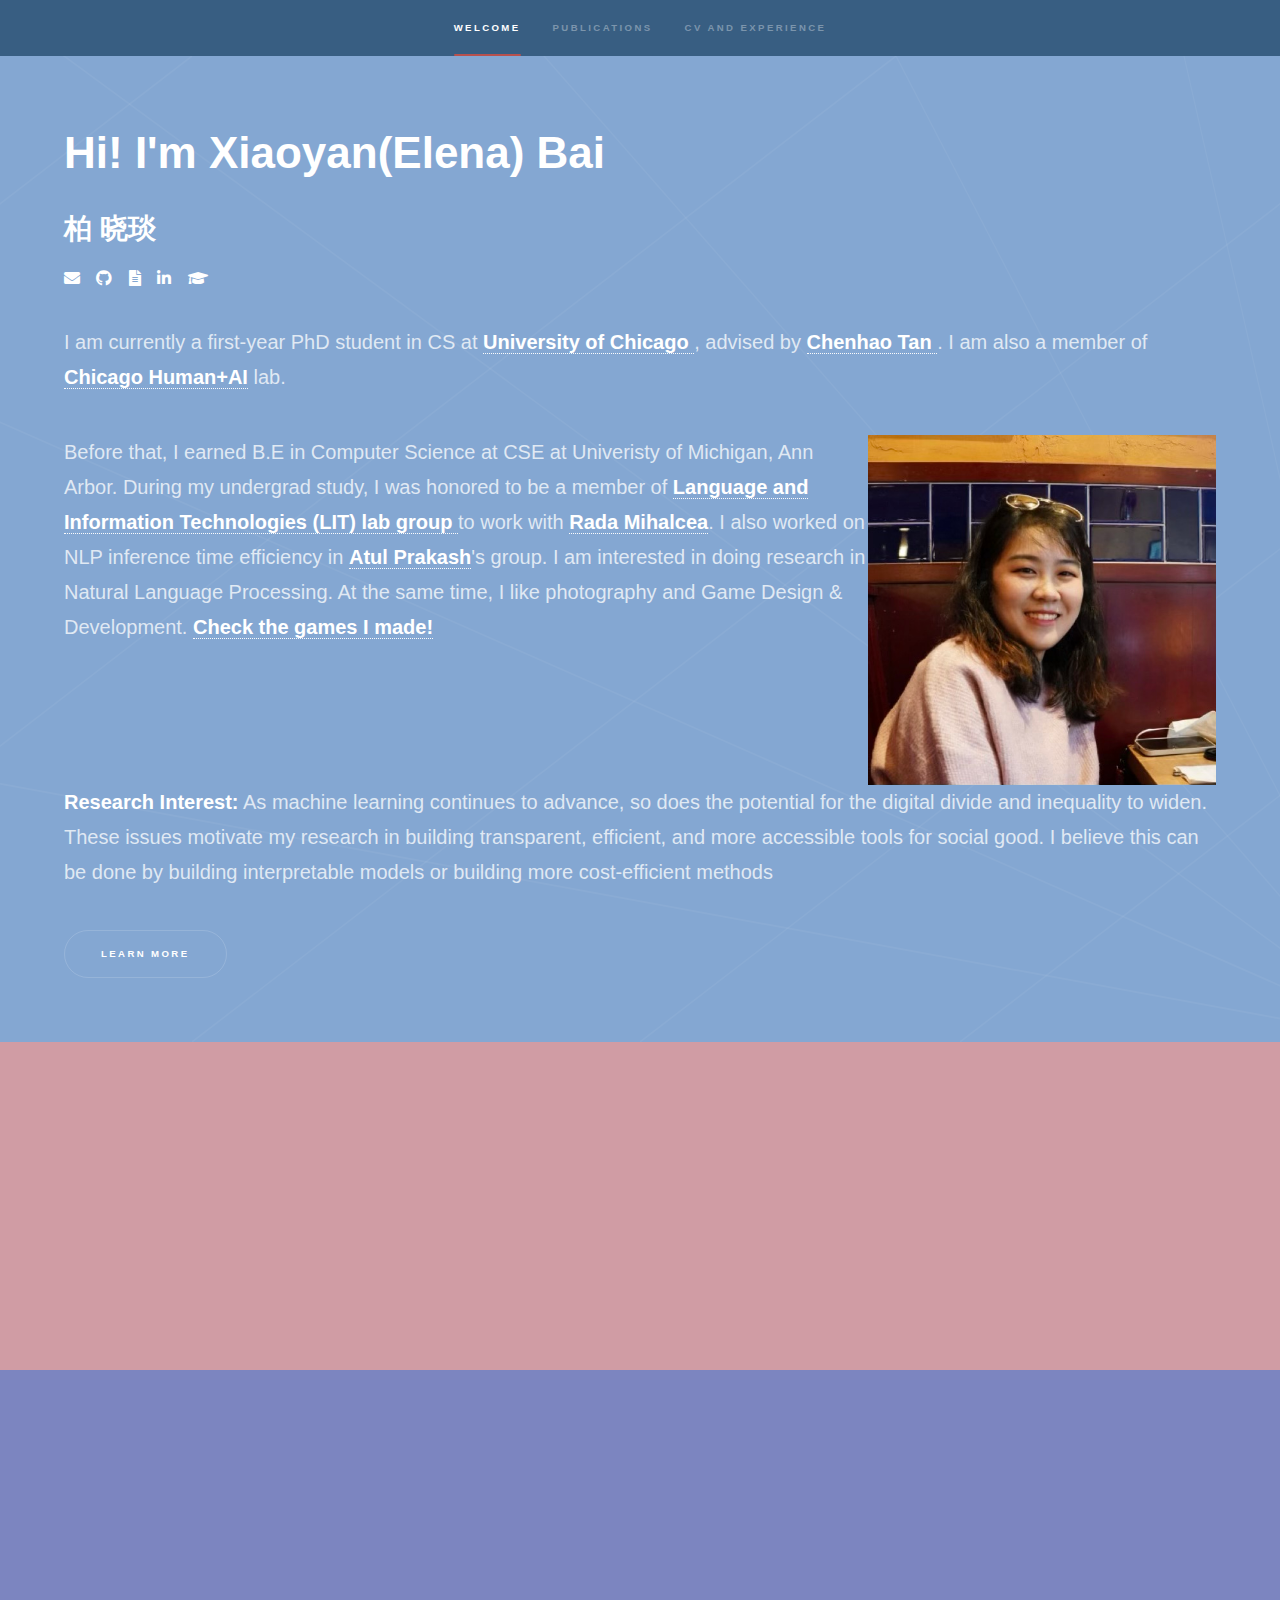
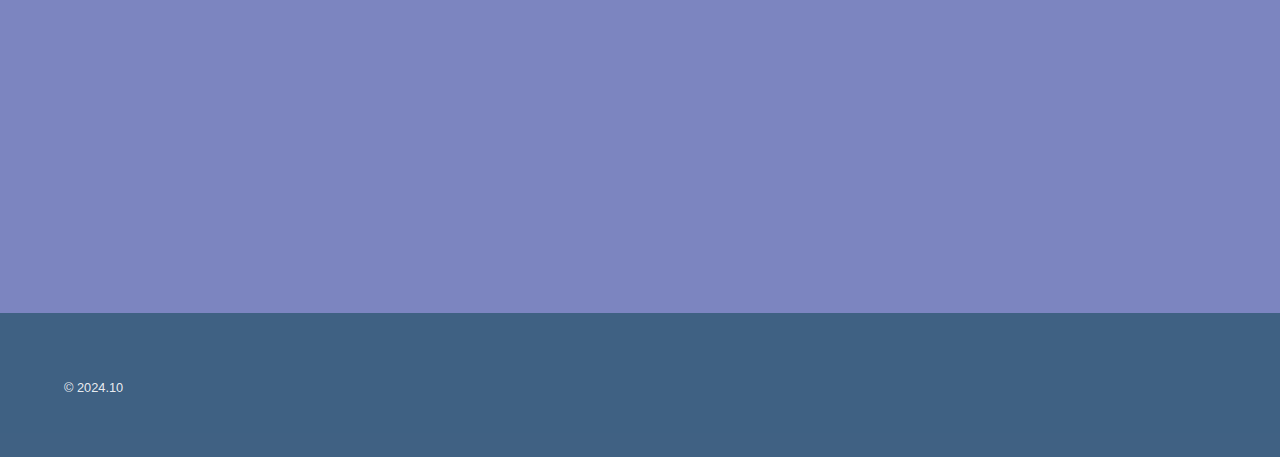
<file: index.html>
<!DOCTYPE HTML>
<!--
	Hyperspace by HTML5 UP
	html5up.net | @ajlkn
	Free for personal and commercial use under the CCA 3.0 license (html5up.net/license)
-->
<html>
	<head>
		<title>Hi! I'm Xiaoyan Bai </title>
		<meta charset="utf-8" />
		<meta name="viewport" content="width=device-width, initial-scale=1, user-scalable=no" />
		<link rel="stylesheet" href="assets/css/main.css" />
		<noscript><link rel="stylesheet" href="assets/css/noscript.css" /></noscript>


	</head>
	<body class="is-preload">

		<!-- Sidebar -->
			<section id="sidebar">
				<div class="inner">
					<nav>
						<ul>
							<li><a href="#intro">Welcome</a></li>
							<li><a href="#three">Publications</a></li>
							<li><a href="#two">CV and Experience</a></li>
							<!-- <li><a href="#one">Projects</a></li> -->
							<!--
							<li><a href="#intro">Get in touch</a></li>
							-->
						</ul>
					</nav>
				</div>
			</section>

		<!-- Wrapper -->
		
			<div id="wrapper">
				
					<section id="intro" class="wrapper style1 fullscreen fade-up">
						<div class="inner">
							<h1>Hi! I'm Xiaoyan(Elena) Bai </h1>
							<h2>柏 晓琰</h2>
										<ul class="icons">
											
											<li><a href="mailto:smallyan@uchicago.edu" ><i class="fa fa-envelope" aria-hidden="true"></i></a></li>
											<li><a href="https://github.com/Elena-Baixy" class="icon brands fa-github"><span class="label">GitHub</span></a></li>
											<li><a href="https://elena-baixy.github.io/resume.pdf" class="fas fa-file-alt" ><span class="label">CV</span></a></li>
											
											<!-- <li><a href="#" class="icon brands fa-instagram"><span class="label">Instagram</span></a></li> -->
											
											<li><a href="https://www.linkedin.com/in/elenabai/" class="icon brands fa-linkedin-in"><span class="label">LinkedIn</span></a></li>
											<li>
												<a href="https://scholar.google.com/citations?hl=en&user=ic3BUhMAAAAJ&view_op=list_works&gmla=AH70aAVPs4XIBi4829EERdVDcQawHCK54dZVZSCBEYLazQYUfRmtD-RZNrlHJuC3FuYApvIjPOos2O2uEpd4kaoc" class="fas fa-graduation-cap">
													<span class="label">Google Scholar</span>
												</a>
											</li>
										</ul>
							
							<!-- <div style="display:flex;justify:space-between;"> -->
							
							<p>
								
								I am currently a first-year PhD student in CS at
								<a href="https://cs.uchicago.edu/">
								University of Chicago
								</a>
								, advised by 
								<a href=" https://chenhaot.com/"> Chenhao Tan
								</a>.  I am also a member of  <a href="https://chicagohai.github.io/">Chicago Human+AI</a> lab.
								
								<div style="display:flex;justify:space-between;">
								
								<p>
								Before that, I earned B.E in Computer Science at CSE at Univeristy of Michigan, Ann Arbor. During my undergrad study, I was honored to be a member of <a href="https://lit.eecs.umich.edu/">Language and Information Technologies (LIT) lab group </a> to work with <a href="https://web.eecs.umich.edu/~mihalcea/">Rada Mihalcea</a>. I also worked on NLP inference time efficiency in <a href="https://web.eecs.umich.edu/~aprakash/">Atul Prakash</a>'s group. I am interested in doing research in Natural Language Processing. At the same time, I like photography and Game Design & Development. <a href="games.html"> Check the games I made! </a>
								
								</p>
							</p>
						
						<img src="./images/profile_photo.png" width = 350px height= 350px alt="profile" data-position="center center" />
				
							</div>
							<p>
							<b>Research Interest:</b> As machine learning continues to advance, so does the potential for the digital divide and inequality to widen. 
							These issues motivate my research in building transparent, efficient, and more accessible tools for social good. 
							I believe this can be done by building interpretable models or building more cost-efficient methods
							</p>
							<ul class="actions">
								<li><a href="#two" class="button scrolly">Learn more</a></li>
							</ul>
						</div>
					</section>


				<!-- Three -->
					<section id="three" class="wrapper style2 fade-up">
						<div class="inner">
							<h2><a href="https://scholar.google.com/citations?hl=en&user=ic3BUhMAAAAJ&view_op=list_works&gmla=AH70aAVPs4XIBi4829EERdVDcQawHCK54dZVZSCBEYLazQYUfRmtD-RZNrlHJuC3FuYApvIjPOos2O2uEpd4kaoc">Publications</a></h2>
							<p>
							<span><a href="https://arxiv.org/abs/2401.01967">A Mechanistic Understanding of Alignment Algorithms: A Case Study on DPO and Toxicity</a> (ICML, 2024) <b>Oral </b> <br />
							Andrew Lee, <b>Xiaoyan Bai</b>, Itamar Pres, Martin Wattenberg, Jonathan K. Kummerfeld, Rada Mihalcea <br />
							</span>
							</p>
							<p>
							<span><a href="https://arxiv.org/abs/2402.06126">Learn To be Efficient: Build Structured Sparsity in Large Language Models</a> (Neurips, 2024) <b>Spotlight</b><br />
								Haizhong Zheng, <b>Xiaoyan Bai</b>,  Xueshen Liu, Z. Morley Mao,Beidi Chen, Fan Lai, Atul Prakash <br />
							</span>
							</p>
							
						</div>
					</section>
					
					<!-- Two -->
					<section id="two" class="wrapper style3 fade-up">
						<div class="inner">
							<h2>Services</h2>
							
								<li>Reviewer for ICLR (SCOPE and DeLTa workshop) 2025</li>
								<li>Reviewer for ACL ARR 2024</li>
							
							<br>
							
							<h2>Teaching & Work Experience</h2>
								<li><b>TA for CMSC25300:</b> Mathematical Foundation of Machine Learning (Fall 2024) -- University of Chicago
								</li>
								<li><b>Grader for EECS 376:</b> Foundations of Computer Science (Fall 2023) -- University of Michigan</li>
								<li><b>TA for Serious Game and AI</b> (Summer 2023) -- MIT Beaver Works Summer Institute</li>
								<li>During the winter of 2021, I worked as an intern in 
									<a href="http://www.emogent.com/en/about">
										Emogent
									</a> 
									to help develop human-machine interactive product, Irene, who are also considered 
									as a hyper-realistic artificial intelligence.
								</li>
								<!-- <li>
									During the summer of 2022, I worked as a research assistant in
									<a href="https://lwdlab.sjtu.edu.cn/enindex.html">
										Li WeiDong Laboratory
									</a>
									with 
									<a href="https://lwdlab.sjtu.edu.cn/teachers/89.html">
										Binglei Zhao
									</a>
									as my advisor. We used computor visualization tool to 
									worked on how depression affect human's imagery and visual rumination.
									Starting from Fall 2022, I have been an undergrad research assistant in <a href="https://lit.eecs.umich.edu/">
										LIT lab
									</a> working on NLP research for social good 
								</li>

								<li> 	
									Starting from May 2023, I have also been an undergrad research assistant working on NLP inference time efficiency in 
									<a href="https://web.eecs.umich.edu/~aprakash/">Prof. Atul Prakash</a>'s group. 
									In the summer of 2023, I worked as a teaching assistant for Serious Game and AI in
									<a href="https://beaverworks.ll.mit.edu/CMS/bw/bwsi">
										Beaver Works Summer Institue MIT
									</a> to teach high school student about machine learning basics and game development and design to 
									let them use games and AI to simulate social problems. 
									In Fall 2023, I worked as a grader for <a href="https://eecs376.org/">EECS 376</a>: Foundations of Computer Science
								</li>
								<li>
									In Fall 2024, I am working as a teaching assistant f
								</li> -->
								</p>
							</p>
							<!--
							<div class="features">
								<section>
									<span class="icon solid major fa-code"></span>
									<h3>Lorem ipsum amet</h3>
									<p>Phasellus convallis elit id ullam corper amet et pulvinar. Duis aliquam turpis mauris, sed ultricies erat dapibus.</p>
								</section>
								<section>
									<span class="icon solid major fa-lock"></span>
									<h3>Aliquam sed nullam</h3>
									<p>Phasellus convallis elit id ullam corper amet et pulvinar. Duis aliquam turpis mauris, sed ultricies erat dapibus.</p>
								</section>
								<section>
									<span class="icon solid major fa-cog"></span>
									<h3>Sed erat ullam corper</h3>
									<p>Phasellus convallis elit id ullam corper amet et pulvinar. Duis aliquam turpis mauris, sed ultricies erat dapibus.</p>
								</section>
								<section>
									<span class="icon solid major fa-desktop"></span>
									<h3>Veroeros quis lorem</h3>
									<p>Phasellus convallis elit id ullam corper amet et pulvinar. Duis aliquam turpis mauris, sed ultricies erat dapibus.</p>
								</section>
								<section>
									<span class="icon solid major fa-link"></span>
									<h3>Urna quis bibendum</h3>
									<p>Phasellus convallis elit id ullam corper amet et pulvinar. Duis aliquam turpis mauris, sed ultricies erat dapibus.</p>
								</section>
								<section>
									<span class="icon major fa-gem"></span>
									<h3>Aliquam urna dapibus</h3>
									<p>Phasellus convallis elit id ullam corper amet et pulvinar. Duis aliquam turpis mauris, sed ultricies erat dapibus.</p>
								</section>
							</div>
							-->
							<ul class="actions">
								<li><a href="https://elena-baixy.github.io/Application_CV.pdf" class="button">CV</a></li>
							</ul>

						</div>
					</section>


					<!-- One -->
					<!-- <section id="one" class="wrapper style2 spotlights">
						<section>
							<a href="https://elena-baixy.github.io/ECSR_poster.pdf" class="image"><img src="./images/poetry.png" alt="" data-position="30% 30%" /></a>
							<div class="content">
								<div class="inner">
									<h2>Poetry Generation Model</h2>
									<p><li>
										Pre-processed poetry data and fine-tuned pretrained language model to generate poems
									</li>
									<li>
										Explored the repetitive behavior in text generation tasks
									</li>
							Skills: NLP, Python, Huggingface, PyTorch</p>
									<ul class="actions">
										<li><a href="https://elena-baixy.github.io/ECSR_poster.pdf" class="button">Learn more</a></li>
									</ul>
								</div>
							</div>
						</section>
						<section>
							<a href="https://github.com/Elena-Baixy/How_to_do_Math" class="image"><img src="./images/math.png" alt="" data-position="top center" /></a>
							<div class="content">
								<div class="inner">
									<h2>How do Language Models Solve Math Problems</h2>
									<p><li>
										Analyze what contributes to GPT2 model's decision making processing using LIME and residual stream analysis.
									</li>
								<li>
									Lead the team to conduct a class research project on understanding LLMs
								</li>
								<li>
									Win the prize for "Most Interesting Research Problems" in the class
								</li>
							Skills: Python, Pytorch</p>
									<ul class="actions">
										<li><a href="https://github.com/Elena-Baixy/How_to_do_Math" class="button">Learn More</a></li>
									</ul>
								</div>
							</div>
						</section>
						
						
						<section>
							<a href="https://github.com/Elena-Baixy/p5-search-engine" class="image"><img src="./images/search_engine.png" alt="" data-position="top center" /></a>
							<div class="content">
								<div class="inner">
									<h2>Search Engine</h2>
									<p><li>
										Implement a basic search engine like google where you can search the thing you want.
									</li>
								<li>
									Develop both front-end client-side and back-end searching algorithm by mapreduce and pipeline design.
								</li>
							Skills: Java, Python, HTML, React</p>
									<ul class="actions">
										<li><a href="https://github.com/Elena-Baixy/p5-search-engine" class="button">Learn More</a></li>
									</ul>
								</div>
							</div>
						</section>
					</section> -->

					
				

			</div>

		<!-- Footer -->
			<footer id="footer" class="wrapper style1-alt">
				<div class="inner">
					<ul class="menu">
						<li>&copy; 2024.10</li><li> </a></li>
					</ul>
				</div>
			</footer>

		<!-- Scripts -->
			<script src="assets/js/jquery.min.js"></script>
			<script src="assets/js/jquery.scrollex.min.js"></script>
			<script src="assets/js/jquery.scrolly.min.js"></script>
			<script src="assets/js/browser.min.js"></script>
			<script src="assets/js/breakpoints.min.js"></script>
			<script src="assets/js/util.js"></script>
			<script src="assets/js/main.js"></script>

	</body>
</html>
</file>
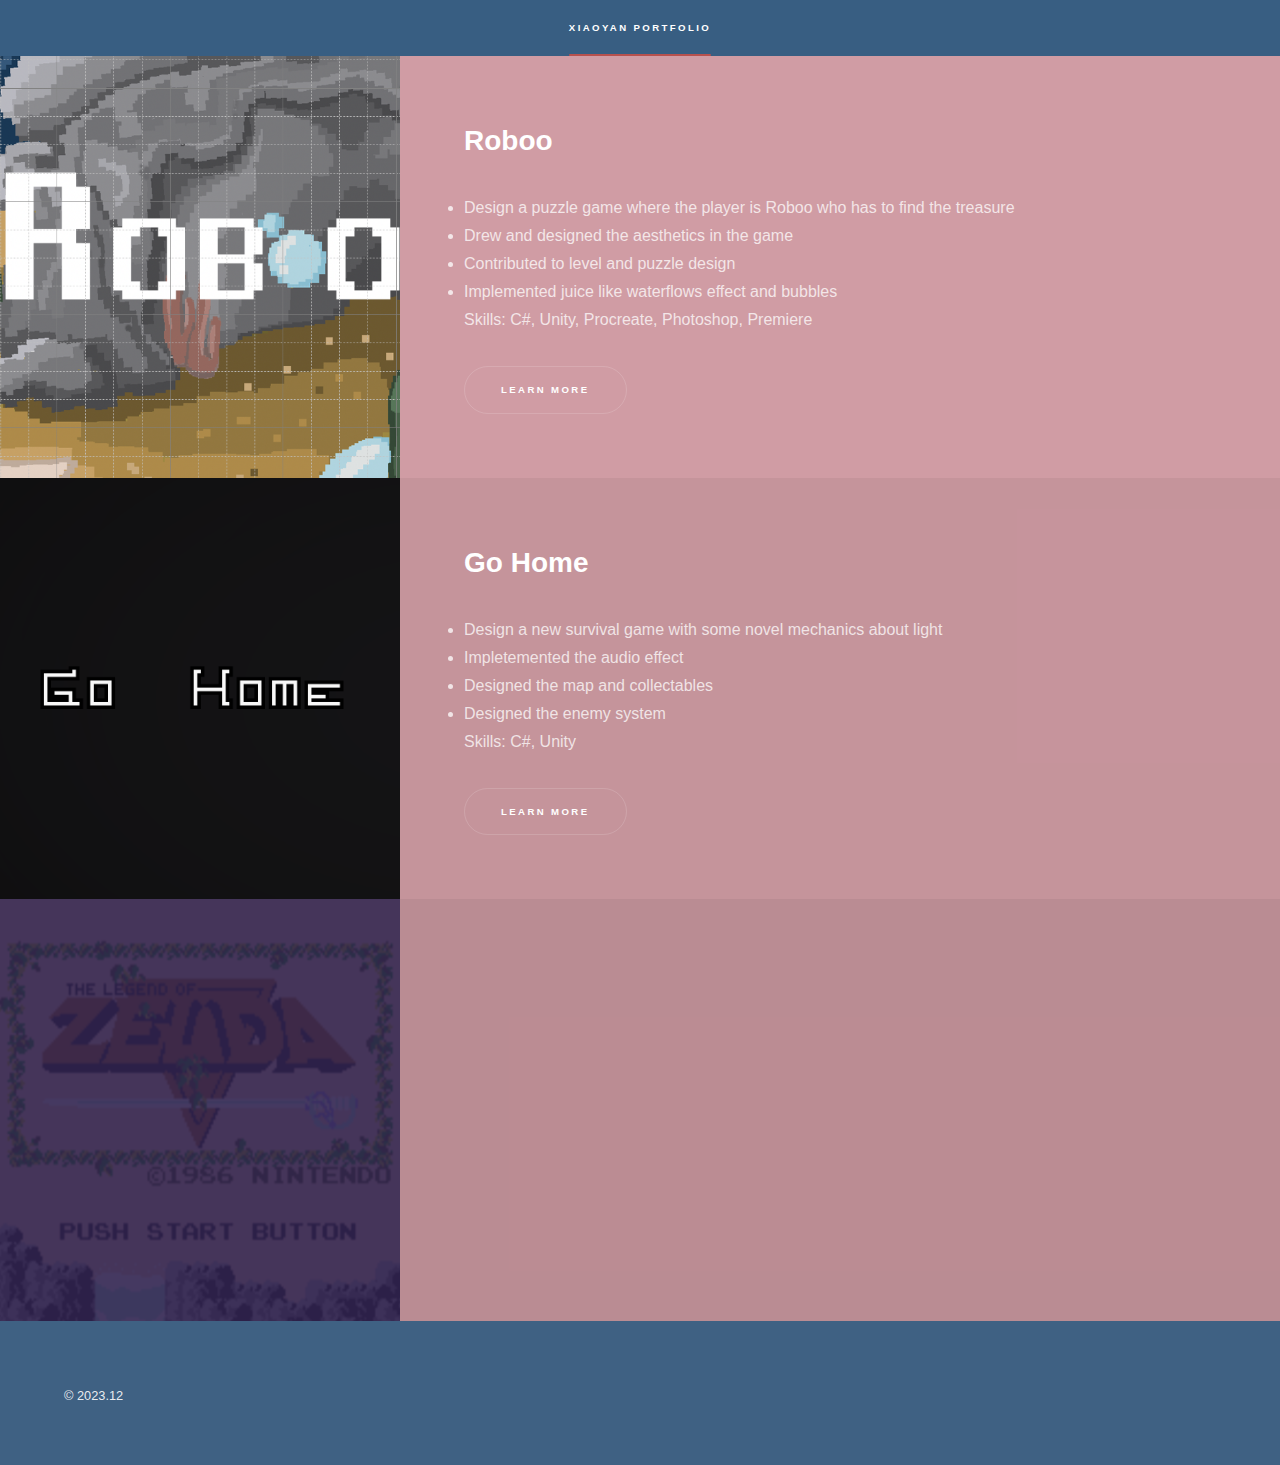
<file: games.html>
<!DOCTYPE HTML>
<!--
	Hyperspace by HTML5 UP
	html5up.net | @ajlkn
	Free for personal and commercial use under the CCA 3.0 license (html5up.net/license)
-->
<html>
	<head>
		<title>Hi! I'm Xiaoyan Bai</title>
		<meta charset="utf-8" />
		<meta name="viewport" content="width=device-width, initial-scale=1, user-scalable=no" />
		<link rel="stylesheet" href="assets/css/main.css" />
		<noscript><link rel="stylesheet" href="assets/css/noscript.css" /></noscript>
	</head>
	<body class="is-preload">

		<!-- Sidebar -->
			<section id="sidebar">
				<div class="inner">
					<nav>
						<ul>
							<!-- <li><a href="#intro">Welcome</a></li> -->
							<li><a href="#one">Xiaoyan Portfolio</a></li>
							<!-- <li><a href="#two">Publications</a></li> -->
							<!-- <li><a href="#three">CV and Experience</a></li> -->
							<!--
							<li><a href="#intro">Get in touch</a></li>
							-->
						</ul>
					</nav>
				</div>
			</section>

		<!-- Wrapper -->
		
			<div id="wrapper">
				

				<!-- One -->
					<section id="one" class="wrapper style2 spotlights">
						<section>
							<a href="roboo.html" class="image"><img src="./images/roboo.png" alt="" data-position="center center" /></a>
							<div class="content">
								<div class="inner">
									<h2>Roboo</h2>
									<p><li>
										Design a puzzle game where the player is Roboo who has to find the treasure
									</li>
								<li>
									Drew and designed the aesthetics in the game
								</li>
								<li>
									Contributed to level and puzzle design
								</li> 
								<li>
									Implemented juice like waterflows effect and bubbles
								</li> 
							Skills: C#, Unity, Procreate, Photoshop, Premiere</p>
									<ul class="actions">
										<li><a href="roboo.html" class="button">Learn more</a></li> <!--TODO: link to zelda-->
									</ul>
								</div>
							</div>
						</section>
						
						<section>
							<a href="gohome.html" class="image"><img src="./images/gohome.png" alt="" data-position="center center" /></a>
							<div class="content">
								<div class="inner">
									<h2>Go Home</h2>
									<p><li>
										Design a new survival game with some novel mechanics about light
									</li>
								<li>
									Impletemented the audio effect 
								</li>
								<li>
									Designed the map and collectables
								</li> 
								<li>
									Designed the enemy system 
								</li> 
							Skills: C#, Unity</p>
									<ul class="actions">
										<li><a href="gohome.html" class="button">Learn more</a></li> <!--TODO: link to zelda-->
									</ul>
								</div>
							</div>
						</section>

						<section>
							<a href="generic.html" class="image"><img src="./images/Zelda.png" alt="" data-position="center center" /></a>
							<div class="content">
								<div class="inner">
									<h2>The Legend of Zelda Re-Implementation</h2>
									<p><li>
										Developed various components in the map and room transition systems.
									</li>
								<li>
									Impletemented audio effect in the game.
								</li>
								<li>
									Worked on health and hurt systems of both player and enemies
								</li> 
								<li>
									Experimented on enemy movement and co-designed custom level
								</li> 
							Skills: C#, Unity</p>
									<ul class="actions">
										<li><a href="generic.html" class="button">Learn more</a></li> <!--TODO: link to zelda-->
									</ul>
								</div>
							</div>
						</section>
						
						<!-- <section>
							<a href="https://github.com/Elena-Baixy/p5-search-engine" class="image"><img src="./images/search_engine.png" alt="" data-position="top center" /></a>
							<div class="content">
								<div class="inner">
									<h2>Search Engine</h2>
									<p><li>
										Implement a basic search engine like google where you can search the thing you want.
									</li>
								<li>
									Develop both front-end client-side and back-end searching algorithm by mapreduce and pipeline design.
								</li>
							Skills: Java, Python, HTML, React</p>
									<ul class="actions">
										<li><a href="https://github.com/Elena-Baixy/p5-search-engine" class="button">Learn More</a></li>
									</ul>
								</div>
							</div>
						</section> -->
					</section>


				

			</div>

		<!-- Footer -->
			<footer id="footer" class="wrapper style1-alt">
				<div class="inner">
					<ul class="menu">
						<li>&copy; 2023.12</li><li> </a></li>
					</ul>
				</div>
			</footer>

		<!-- Scripts -->
			<script src="assets/js/jquery.min.js"></script>
			<script src="assets/js/jquery.scrollex.min.js"></script>
			<script src="assets/js/jquery.scrolly.min.js"></script>
			<script src="assets/js/browser.min.js"></script>
			<script src="assets/js/breakpoints.min.js"></script>
			<script src="assets/js/util.js"></script>
			<script src="assets/js/main.js"></script>

	</body>
</html>
</file>
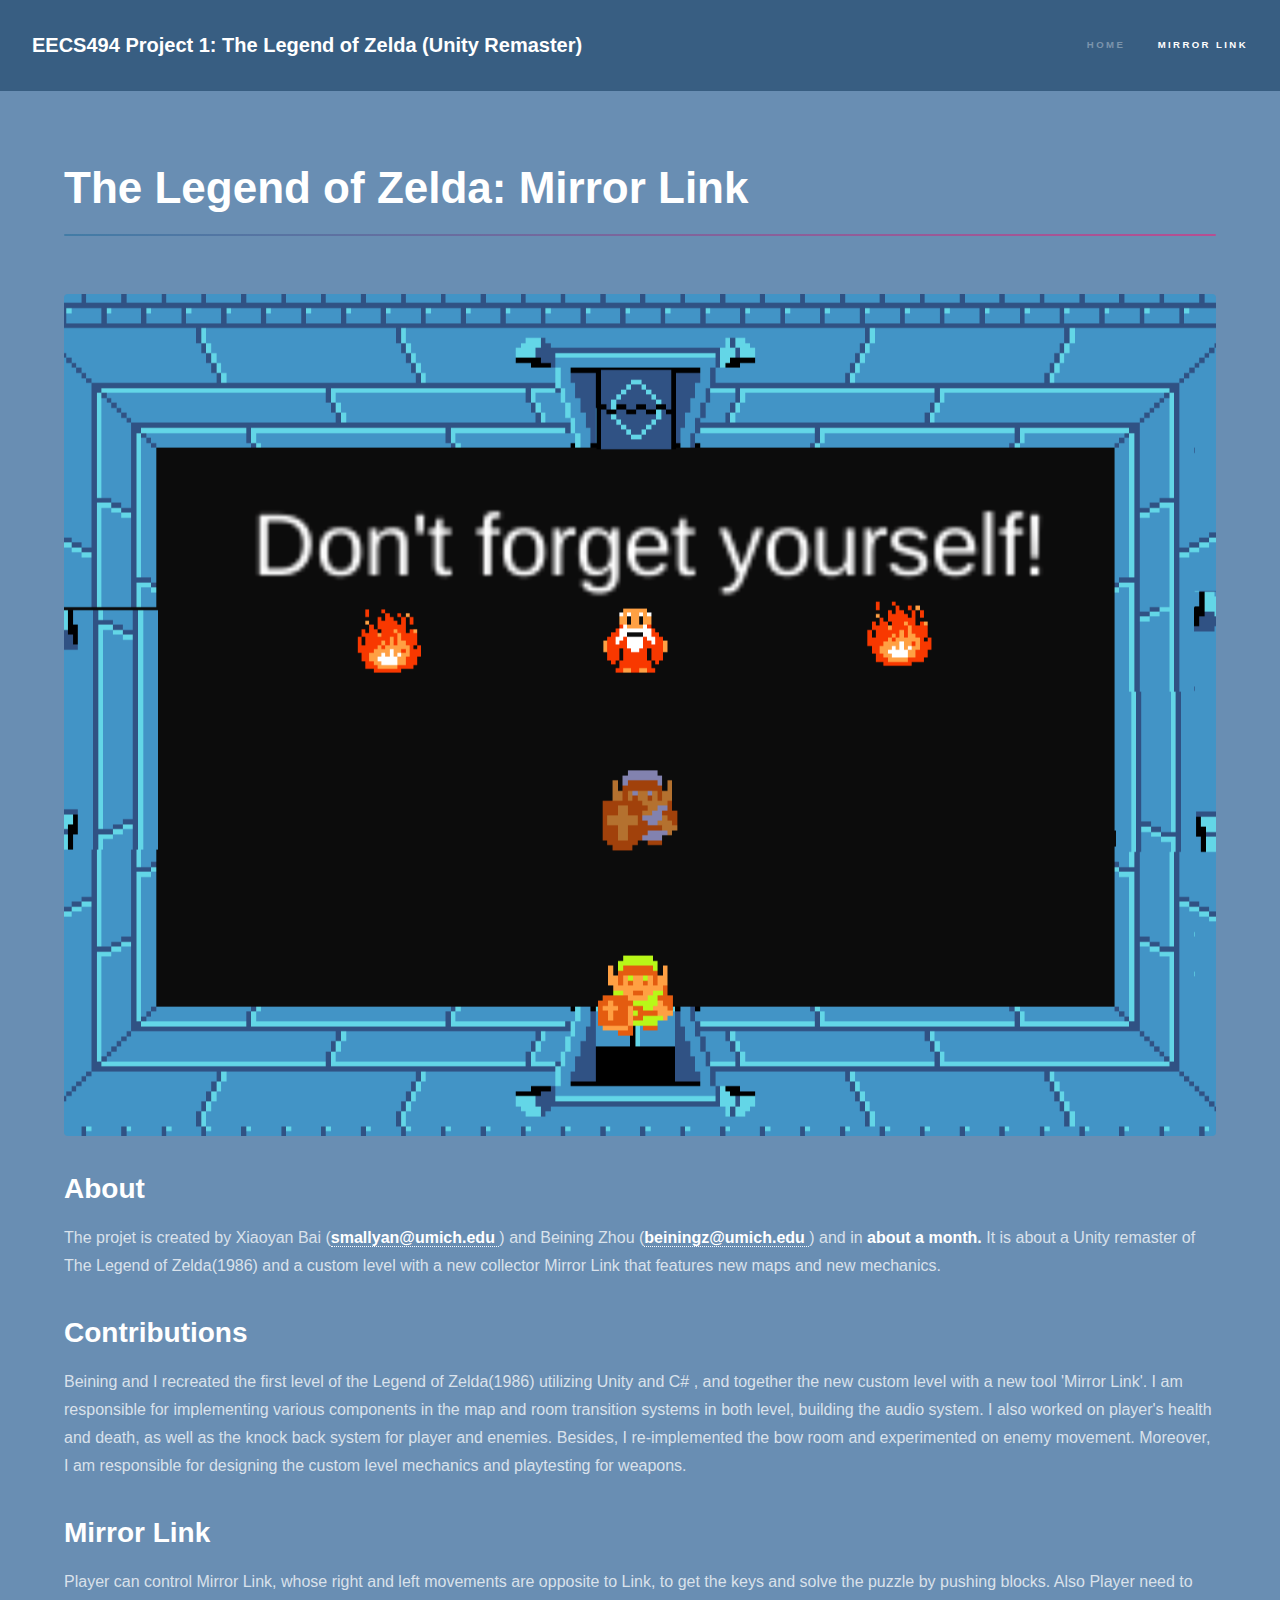
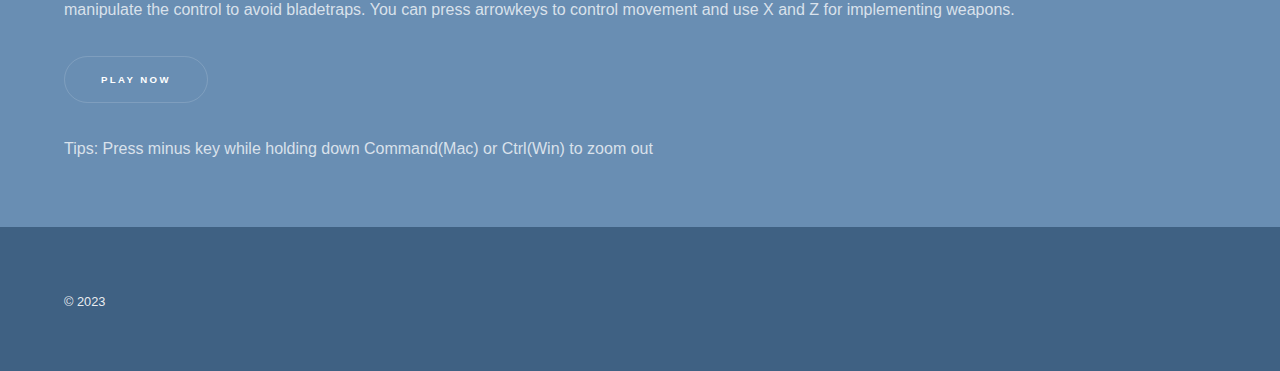
<file: generic.html>
<!DOCTYPE HTML>
<!--
	Hyperspace by HTML5 UP
	html5up.net | @ajlkn
	Free for personal and commercial use under the CCA 3.0 license (html5up.net/license)
-->
<html>
	<head>
		<title>Generic - Hyperspace by HTML5 UP</title>
		<meta charset="utf-8" />
		<meta name="viewport" content="width=device-width, initial-scale=1, user-scalable=no" />
		<link rel="stylesheet" href="assets/css/main.css" />
		<noscript><link rel="stylesheet" href="assets/css/noscript.css" /></noscript>
	</head>
	<body class="is-preload">

		<!-- Header -->
			<header id="header">
				<a href="index.html" class="title">EECS494 Project 1: The Legend of Zelda (Unity Remaster)</a>
				<nav>
					<ul>
						<li><a href="index.html">Home</a></li>
						<li><a href="generic.html" class="active">Mirror Link</a></li>
						<!--<li><a href="elements.html">Elements</a></li>-->
					</ul>
				</nav>
			</header>

		<!-- Wrapper -->
			<div id="wrapper">

				<!-- Main -->
					<section id="main" class="wrapper">
						<div class="inner">
							<h1 class="major">The Legend of Zelda: Mirror Link</h1>
							<span class="image fit"><img src="./images/Mirror.png" alt="" /></span>
							<h2> About </h2>
							<p>The projet is created by Xiaoyan Bai (<a href="mailto:smallyan@umich.edu">smallyan@umich.edu </a>) and Beining Zhou
								(<a href="mailto:beiningz@umich.edu">beiningz@umich.edu </a>)
								 and  in <b>about a month.</b>
								It is about a Unity remaster of The Legend of Zelda(1986) and a custom level
								with a new collector Mirror Link that features new maps and new mechanics.
							</p>
							<h2> Contributions </h2>
							<p>Beining
								 and I  recreated the first level of the Legend of Zelda(1986) utilizing Unity and C# 
								, and together the new custom level with a new tool 'Mirror Link'. 
								I am responsible for implementing various components in the map and room transition systems in both level, 
								building the audio system. I also worked on player's health and death, as well as the knock back system 
								for player and enemies. Besides, I re-implemented the bow room and experimented on enemy movement.
								Moreover, I am responsible for designing the custom level mechanics and playtesting for weapons.
							</p>
							<h2> Mirror Link </h2>
							<p>Player can control Mirror Link, whose right and left movements are opposite to Link, to get the keys
							and solve the puzzle by pushing blocks. Also Player need to manipulate the control to avoid bladetraps.
							You can press arrowkeys to control movement and use X and Z for implementing weapons.</p>
							<ul class="actions">
								<li><a href="https://elena-baixy.github.io/eecs494-p1-remaster/" class="button">Play Now</a></li>
							</ul>
							<p>Tips: Press minus key while holding down Command(Mac) or Ctrl(Win) to zoom out</p>
						</div>
					</section>

			</div>

		<!-- Footer -->
			<footer id="footer" class="wrapper style1-alt">
				<div class="inner">
					<ul class="menu">
						<li>&copy; 2023</li>
					</ul>
				</div>
			</footer>

		<!-- Scripts -->
			<script src="assets/js/jquery.min.js"></script>
			<script src="assets/js/jquery.scrollex.min.js"></script>
			<script src="assets/js/jquery.scrolly.min.js"></script>
			<script src="assets/js/browser.min.js"></script>
			<script src="assets/js/breakpoints.min.js"></script>
			<script src="assets/js/util.js"></script>
			<script src="assets/js/main.js"></script>

	</body>
</html>
</file>
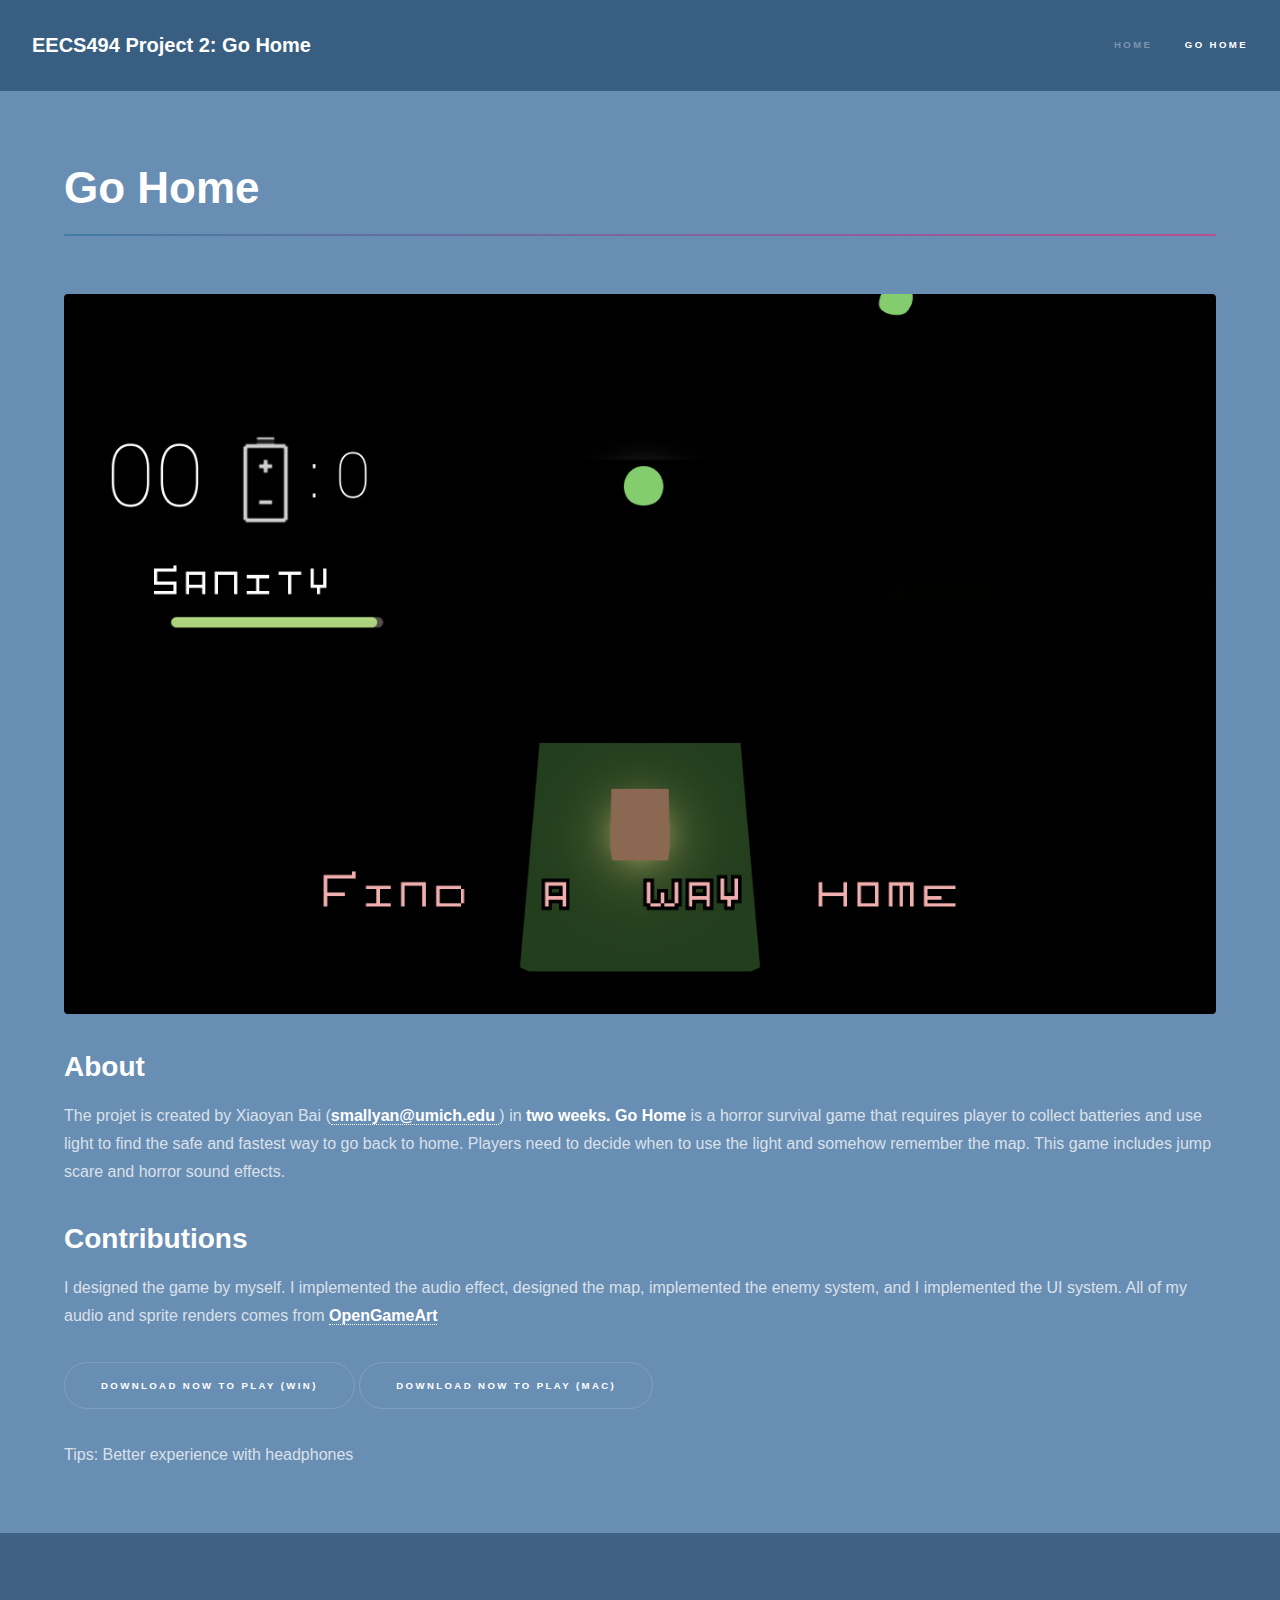
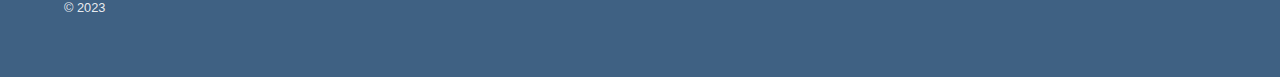
<file: gohome.html>
<!DOCTYPE HTML>
<!--
	Hyperspace by HTML5 UP
	html5up.net | @ajlkn
	Free for personal and commercial use under the CCA 3.0 license (html5up.net/license)
-->
<html>
	<head>
		<title>Generic - Hyperspace by HTML5 UP</title>
		<meta charset="utf-8" />
		<meta name="viewport" content="width=device-width, initial-scale=1, user-scalable=no" />
		<link rel="stylesheet" href="assets/css/main.css" />
		<noscript><link rel="stylesheet" href="assets/css/noscript.css" /></noscript>
	</head>
	<body class="is-preload">

		<!-- Header -->
			<header id="header">
				<a href="index.html" class="title">EECS494 Project 2: Go Home</a>
				<nav>
					<ul>
						<li><a href="index.html">Home</a></li>
						<li><a href="gohome.html" class="active">Go Home</a></li>
						<!--<li><a href="elements.html">Elements</a></li>-->
					</ul>
				</nav>
			</header>

		<!-- Wrapper -->
			<div id="wrapper">

				<!-- Main -->
					<section id="main" class="wrapper">
						<div class="inner">
							<h1 class="major">Go Home</h1>
							<span class="image fit"><img src="./images/gohome_1.png" alt="" /></span>
							<h2> About </h2>
							<p>The projet is created by Xiaoyan Bai (<a href="mailto:smallyan@umich.edu">smallyan@umich.edu </a>) 
								in <b>two weeks.</b>
								<b>Go Home</b> is a horror survival game that requires player to collect batteries and 
								use light to find the safe and fastest way to go back to home. Players need to decide when
								to use the light and somehow remember the map. This game includes jump scare and horror sound
								effects.
							</p>
							<h2> Contributions </h2>
							<p>I designed the game by myself. I implemented the audio effect, designed the map,
								implemented the enemy system, and I implemented the UI system. All of my audio and 
								sprite renders comes from <a href="https://opengameart.org/">OpenGameArt</a>
							</p>
							<ul class="actions">
								<li><a href="./images/GoHome_Win.zip" download class="button">Download Now to Play (WIN)</a>
									<a href="./images/GoHome_Mac.zip" download class="button">Download Now to Play (Mac)</a></li>
							</ul>
							<p>Tips: Better experience with headphones</p>
						</div>
					</section>

			</div>

		<!-- Footer -->
			<footer id="footer" class="wrapper style1-alt">
				<div class="inner">
					<ul class="menu">
						<li>&copy; 2023</li>
					</ul>
				</div>
			</footer>

		<!-- Scripts -->
			<script src="assets/js/jquery.min.js"></script>
			<script src="assets/js/jquery.scrollex.min.js"></script>
			<script src="assets/js/jquery.scrolly.min.js"></script>
			<script src="assets/js/browser.min.js"></script>
			<script src="assets/js/breakpoints.min.js"></script>
			<script src="assets/js/util.js"></script>
			<script src="assets/js/main.js"></script>

	</body>
</html>
</file>
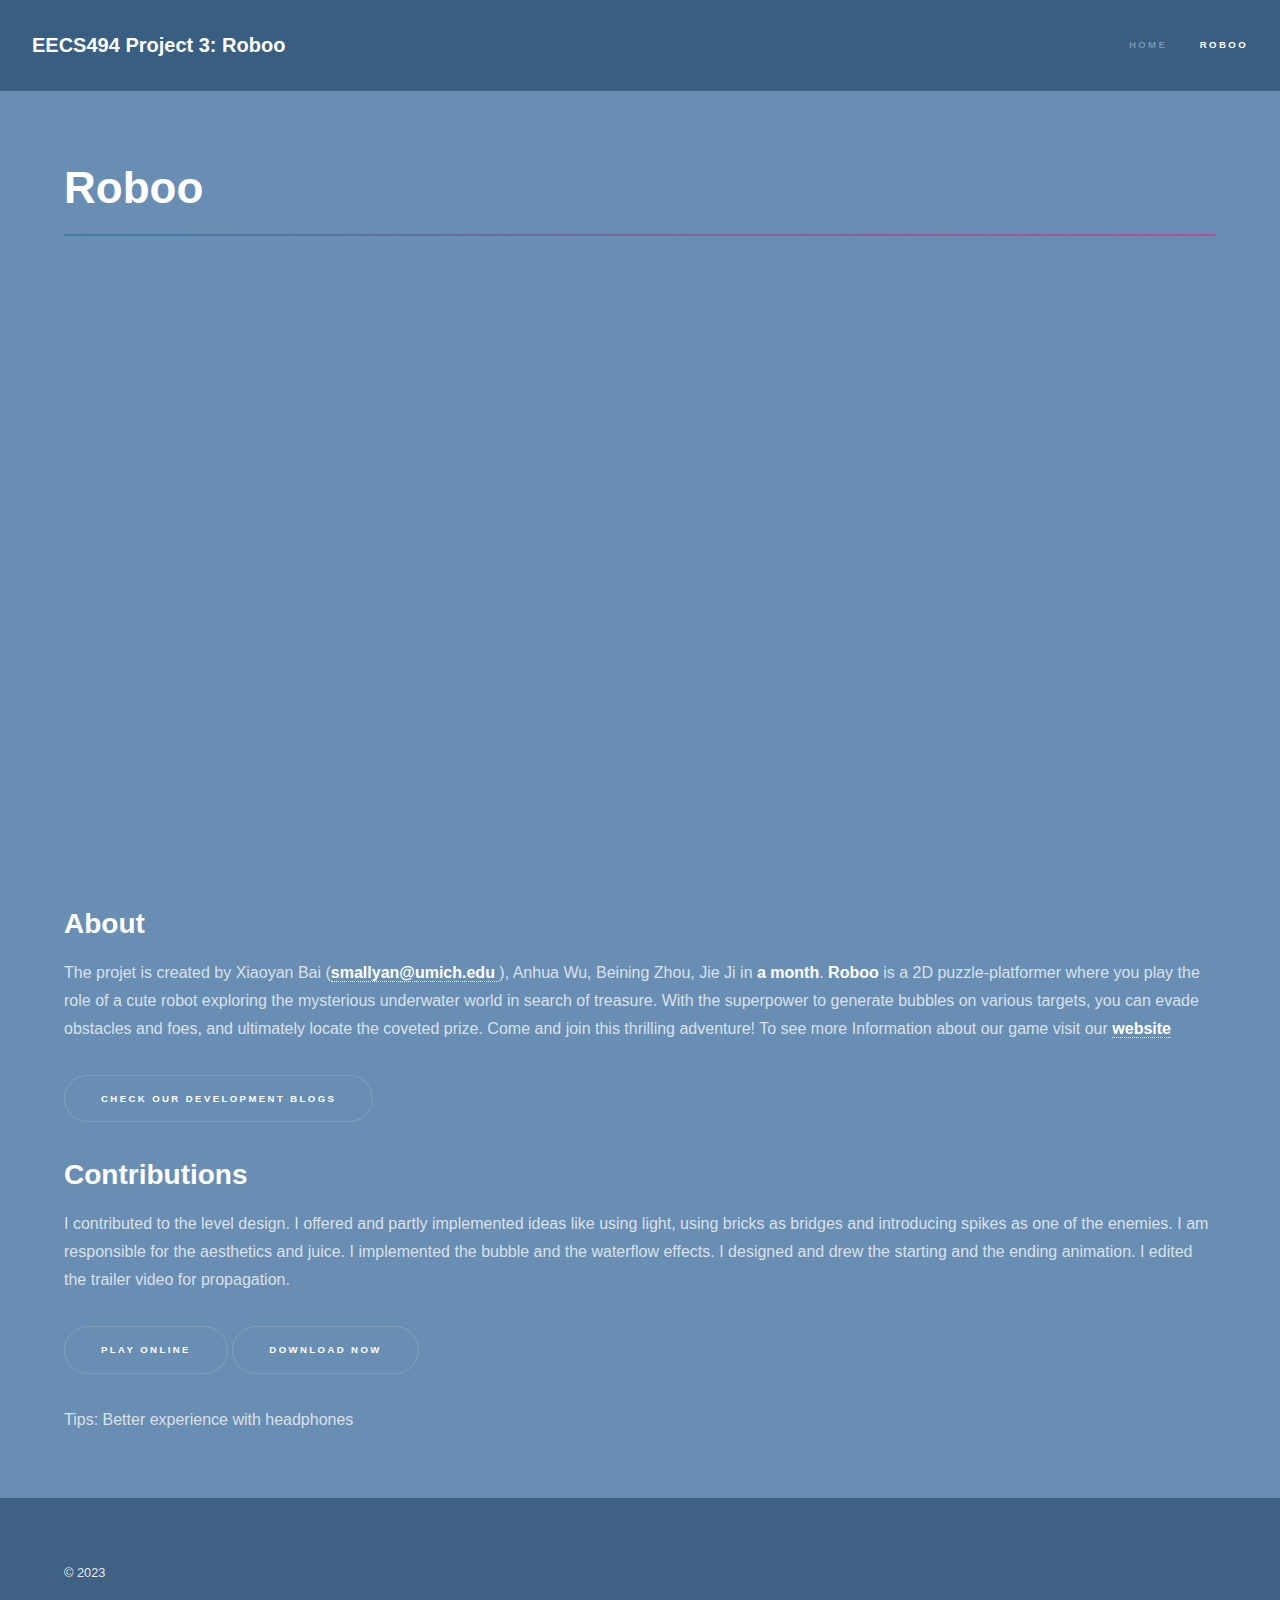
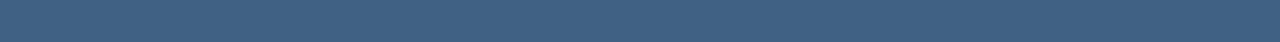
<file: roboo.html>
<!DOCTYPE HTML>
<!--
	Hyperspace by HTML5 UP
	html5up.net | @ajlkn
	Free for personal and commercial use under the CCA 3.0 license (html5up.net/license)
-->
<html>
	<head>
		<title>Generic - Hyperspace by HTML5 UP</title>
		<meta charset="utf-8" />
		<meta name="viewport" content="width=device-width, initial-scale=1, user-scalable=no" />
		<link rel="stylesheet" href="assets/css/main.css" />
		<noscript><link rel="stylesheet" href="assets/css/noscript.css" /></noscript>
	</head>
	<body class="is-preload">

		<!-- Header -->
			<header id="header">
				<a href="index.html" class="title">EECS494 Project 3: Roboo</a>
				<nav>
					<ul>
						<li><a href="index.html">Home</a></li>
						<li><a href="roboo.html" class="active">Roboo</a></li>
						<!--<li><a href="elements.html">Elements</a></li>-->
					</ul>
				</nav>
			</header>

		<!-- Wrapper -->
			<div id="wrapper">

				<!-- Main -->
					<section id="main" class="wrapper">
						<div class="inner">
							<h1 class="major">Roboo</h1>
							<div style="text-align: center;">
							<iframe width="1000" height="600" src="https://www.youtube.com/embed/41BcjZWn4BE" title="YouTube video player" frameborder="0" allow="accelerometer; autoplay; clipboard-write; encrypted-media; gyroscope; picture-in-picture; web-share" allowfullscreen></iframe>
							</div>
							<h2> About </h2>
							<p>The projet is created by Xiaoyan Bai (<a href="mailto:smallyan@umich.edu">smallyan@umich.edu </a>), 
                                Anhua Wu, Beining Zhou, Jie Ji 
								in <b>a month</b>.
								<b>Roboo</b>  is a 2D puzzle-platformer 
								where you play the role of a cute robot exploring 
								the mysterious underwater world in search of treasure. 
								With the superpower to generate bubbles on various targets, you can evade obstacles and foes, 
								and ultimately locate the coveted prize. Come and join this thrilling adventure! To see more Information
								about our game visit our 
								<a href="https://dame-dane.itch.io/roboo">website</a>
							</p>
							<p>
							<a href="https://forums.tigsource.com/index.php?topic=74433.msg1456890#msg1456890" class="button">
								Check our development blogs
							</a>
							</p>
							<h2> Contributions </h2>
							<p> I contributed to the level design. I offered and partly implemented ideas
                                like using light, using bricks as bridges and introducing spikes as one of the enemies.
                                I am responsible for the aesthetics and juice. I implemented the bubble and the waterflow effects.
                                I designed and drew the starting and the ending animation.
                                I edited the trailer video for propagation.
							</p>
							<ul class="actions">
								<li>
									<a href="https://github.com/kawasemii/eecs494-roboo" class="button"> Play Online</a>
									<a href="https://dame-dane.itch.io/roboo" class="button">Download Now</a>
								</li>
							</ul>
							<p>Tips: Better experience with headphones</p>
						</div>
					</section>

			</div>

		<!-- Footer -->
			<footer id="footer" class="wrapper style1-alt">
				<div class="inner">
					<ul class="menu">
						<li>&copy; 2023</li>
					</ul>
				</div>
			</footer>

		<!-- Scripts -->
			<script src="assets/js/jquery.min.js"></script>
			<script src="assets/js/jquery.scrollex.min.js"></script>
			<script src="assets/js/jquery.scrolly.min.js"></script>
			<script src="assets/js/browser.min.js"></script>
			<script src="assets/js/breakpoints.min.js"></script>
			<script src="assets/js/util.js"></script>
			<script src="assets/js/main.js"></script>

	</body>
</html>
</file>
<file: assets/css/noscript.css>
/*
	Hyperspace by HTML5 UP
	html5up.net | @ajlkn
	Free for personal and commercial use under the CCA 3.0 license (html5up.net/license)
*/

/* Spotlights */

	.spotlights > section > .image:before {
		opacity: 0 !important;
	}

	.spotlights > section > .content > .inner {
		-moz-transform: none !important;
		-webkit-transform: none !important;
		-ms-transform: none !important;
		transform: none !important;
		opacity: 1 !important;
	}

/* Wrapper */

	.wrapper > .inner {
		opacity: 1 !important;
		-moz-transform: none !important;
		-webkit-transform: none !important;
		-ms-transform: none !important;
		transform: none !important;
	}

/* Sidebar */

	#sidebar > .inner {
		opacity: 1 !important;
	}

	#sidebar nav > ul > li {
		-moz-transform: none !important;
		-webkit-transform: none !important;
		-ms-transform: none !important;
		transform: none !important;
		opacity: 1 !important;
	}
</file>
<file: assets/css/main.css>
@import url(fontawesome-all.min.css);

/*
	Hyperspace by HTML5 UP
	html5up.net | @ajlkn
	Free for personal and commercial use under the CCA 3.0 license (html5up.net/license)
*/

html, body, div, span, applet, object,
iframe, h1, h2, h3, h4, h5, h6, p, blockquote,
pre, a, abbr, acronym, address, big, cite,
code, del, dfn, em, img, ins, kbd, q, s, samp,
small, strike, strong, sub, sup, tt, var, b,
u, i, center, dl, dt, dd, ol, ul, li, fieldset,
form, label, legend, table, caption, tbody,
tfoot, thead, tr, th, td, article, aside,
canvas, details, embed, figure, figcaption,
footer, header, hgroup, menu, nav, output, ruby,
section, summary, time, mark, audio, video {
	margin: 0;
	padding: 0;
	border: 0;
	font-size: 100%;
	font: inherit;
	vertical-align: baseline;}

article, aside, details, figcaption, figure,
footer, header, hgroup, menu, nav, section {
	display: block;}

body {
	line-height: 1;
}

ol, ul {
	list-style: none;
}

blockquote, q {
	quotes: none;
}

	blockquote:before, blockquote:after, q:before, q:after {
		content: '';
		content: none;
	}

table {
	border-collapse: collapse;
	border-spacing: 0;
}

body {
	-webkit-text-size-adjust: none;
}

mark {
	background-color: transparent;
	color: inherit;
}

input::-moz-focus-inner {
	border: 0;
	padding: 0;
}

input, select, textarea {
	-moz-appearance: none;
	-webkit-appearance: none;
	-ms-appearance: none;
	appearance: none;
}

/* Basic */

	@-ms-viewport {
		width: device-width;
	}

	body {
		-ms-overflow-style: scrollbar;
	}

	@media screen and (max-width: 480px) {

		html, body {
			min-width: 320px;
		}

	}

	html {
		box-sizing: border-box;
	}

	*, *:before, *:after {
		box-sizing: inherit;
	}

	body {
		background: #698eb3;/*TODO*/
	}

		body.is-preload *, body.is-preload *:before, body.is-preload *:after {
			-moz-animation: none !important;
			-webkit-animation: none !important;
			-ms-animation: none !important;
			animation: none !important;
			-moz-transition: none !important;
			-webkit-transition: none !important;
			-ms-transition: none !important;
			transition: none !important;
		}

/* Type */

	body, input, select, textarea {
		color: rgba(255, 255, 255, 0.75);
		font-family: Arial, Helvetica, sans-serif;
		font-size: 16.5pt;
		font-weight: normal;
		line-height: 1.75;
	}

		@media screen and (max-width: 1680px) {

			body, input, select, textarea {
				font-size: 13pt;
			}

		}

		@media screen and (max-width: 1280px) {

			body, input, select, textarea {
				font-size: 12pt;
			}

		}

		@media screen and (max-width: 360px) {

			body, input, select, textarea {
				font-size: 11pt;
			}

		}

	a {
		-moz-transition: color 0.2s ease, border-bottom-color 0.2s ease;
		-webkit-transition: color 0.2s ease, border-bottom-color 0.2s ease;
		-ms-transition: color 0.2s ease, border-bottom-color 0.2s ease;
		transition: color 0.2s ease, border-bottom-color 0.2s ease;
		border-bottom: dotted 1px rgb(251, 251, 252);
		color: #ffffff;
		font-weight: bold;
		text-decoration: none;
	}

		a:hover {
			border-bottom-color: transparent;
			color: #2b348b;
		}

	strong, b {
		color: #ffffff;
		font-weight: bold;
	}

	em, i {
		font-style: italic;
	}

	p {
		margin: 0 0 2em 0;
	}

	h1, h2, h3, h4, h5, h6 {
		color: #ffffff;
		font-weight: bold;
		line-height: 1.5;
		margin: 0 0 0.5em 0;
	}

		h1 a, h2 a, h3 a, h4 a, h5 a, h6 a {
			color: inherit;
			text-decoration: none;
		}

	h1 {
		font-size: 2.75em;
	}

		h1.major {
			margin: 0 0 1.3em 0;
			position: relative;
			padding-bottom: 0.35em;
		}

			h1.major:after {
				background-image: -moz-linear-gradient(to right, #427ca6, #b74e91);
				background-image: -webkit-linear-gradient(to right, #427ca6, #b74e91);
				background-image: -ms-linear-gradient(to right, #427ca6, #b74e91);
				background-image: linear-gradient(to right, #427ca6, #b74e91);
				-moz-transition: max-width 0.2s ease;
				-webkit-transition: max-width 0.2s ease;
				-ms-transition: max-width 0.2s ease;
				transition: max-width 0.2s ease;
				border-radius: 0.2em;
				bottom: 0;
				content: '';
				height: 0.05em;
				position: absolute;
				right: 0;
				width: 100%;
			}

	h2 {
		font-size: 1.75em;
	}

	h3 {
		font-size: 1.1em;
	}

	h4 {
		font-size: 1em;
	}

	h5 {
		font-size: 0.8em;
	}

	h6 {
		font-size: 0.6em;
	}

	@media screen and (max-width: 736px) {

		h1 {
			font-size: 2em;
		}

		h2 {
			font-size: 1.25em;
		}

		h3 {
			font-size: 1em;
		}

		h4 {
			font-size: 0.8em;
		}

		h5 {
			font-size: 0.6em;
		}

		h6 {
			font-size: 0.6em;
		}

	}

	sub {
		font-size: 0.8em;
		position: relative;
		top: 0.5em;
	}

	sup {
		font-size: 0.8em;
		position: relative;
		top: -0.5em;
	}

	blockquote {
		border-left: solid 4px rgba(255, 255, 255, 0.15);
		font-style: italic;
		margin: 0 0 2em 0;
		padding: 0.5em 0 0.5em 2em;
	}

	code {
		background: rgba(255, 255, 255, 0.05);
		border-radius: 0.25em;
		border: solid 1px rgba(255, 255, 255, 0.15);
		font-family: "Courier New", monospace;
		font-size: 0.9em;
		margin: 0 0.25em;
		padding: 0.25em 0.65em;
	}

	pre {
		-webkit-overflow-scrolling: touch;
		font-family: "Courier New", monospace;
		font-size: 0.9em;
		margin: 0 0 2em 0;
	}

		pre code {
			display: block;
			line-height: 1.75em;
			padding: 1em 1.5em;
			overflow-x: auto;
		}

	hr {
		border: 0;
		border-bottom: solid 1px rgba(255, 255, 255, 0.15);
		margin: 2em 0;
	}

		hr.major {
			margin: 3em 0;
		}

	.align-left {
		text-align: left;
	}

	.align-center {
		text-align: center;
	}

	.align-right {
		text-align: right;
	}

/* Row */

	.row {
		display: flex;
		flex-wrap: wrap;
		box-sizing: border-box;
		align-items: stretch;
	}

		.row > * {
			box-sizing: border-box;
		}

		.row.gtr-uniform > * > :last-child {
			margin-bottom: 0;
		}

		.row.aln-left {
			justify-content: flex-start;
		}

		.row.aln-center {
			justify-content: center;
		}

		.row.aln-right {
			justify-content: flex-end;
		}

		.row.aln-top {
			align-items: flex-start;
		}

		.row.aln-middle {
			align-items: center;
		}

		.row.aln-bottom {
			align-items: flex-end;
		}

		.row > .imp {
			order: -1;
		}

		.row > .col-1 {
			width: 8.33333%;
		}

		.row > .off-1 {
			margin-left: 8.33333%;
		}

		.row > .col-2 {
			width: 16.66667%;
		}

		.row > .off-2 {
			margin-left: 16.66667%;
		}

		.row > .col-3 {
			width: 25%;
		}

		.row > .off-3 {
			margin-left: 25%;
		}

		.row > .col-4 {
			width: 33.33333%;
		}

		.row > .off-4 {
			margin-left: 33.33333%;
		}

		.row > .col-5 {
			width: 41.66667%;
		}

		.row > .off-5 {
			margin-left: 41.66667%;
		}

		.row > .col-6 {
			width: 50%;
		}

		.row > .off-6 {
			margin-left: 50%;
		}

		.row > .col-7 {
			width: 58.33333%;
		}

		.row > .off-7 {
			margin-left: 58.33333%;
		}

		.row > .col-8 {
			width: 66.66667%;
		}

		.row > .off-8 {
			margin-left: 66.66667%;
		}

		.row > .col-9 {
			width: 75%;
		}

		.row > .off-9 {
			margin-left: 75%;
		}

		.row > .col-10 {
			width: 83.33333%;
		}

		.row > .off-10 {
			margin-left: 83.33333%;
		}

		.row > .col-11 {
			width: 91.66667%;
		}

		.row > .off-11 {
			margin-left: 91.66667%;
		}

		.row > .col-12 {
			width: 100%;
		}

		.row > .off-12 {
			margin-left: 100%;
		}

		.row.gtr-0 {
			margin-top: 0;
			margin-left: 0em;
		}

			.row.gtr-0 > * {
				padding: 0 0 0 0em;
			}

			.row.gtr-0.gtr-uniform {
				margin-top: 0em;
			}

				.row.gtr-0.gtr-uniform > * {
					padding-top: 0em;
				}

		.row.gtr-25 {
			margin-top: 0;
			margin-left: -0.375em;
		}

			.row.gtr-25 > * {
				padding: 0 0 0 0.375em;
			}

			.row.gtr-25.gtr-uniform {
				margin-top: -0.375em;
			}

				.row.gtr-25.gtr-uniform > * {
					padding-top: 0.375em;
				}

		.row.gtr-50 {
			margin-top: 0;
			margin-left: -0.75em;
		}

			.row.gtr-50 > * {
				padding: 0 0 0 0.75em;
			}

			.row.gtr-50.gtr-uniform {
				margin-top: -0.75em;
			}

				.row.gtr-50.gtr-uniform > * {
					padding-top: 0.75em;
				}

		.row {
			margin-top: 0;
			margin-left: -1.5em;
		}

			.row > * {
				padding: 0 0 0 1.5em;
			}

			.row.gtr-uniform {
				margin-top: -1.5em;
			}

				.row.gtr-uniform > * {
					padding-top: 1.5em;
				}

		.row.gtr-150 {
			margin-top: 0;
			margin-left: -2.25em;
		}

			.row.gtr-150 > * {
				padding: 0 0 0 2.25em;
			}

			.row.gtr-150.gtr-uniform {
				margin-top: -2.25em;
			}

				.row.gtr-150.gtr-uniform > * {
					padding-top: 2.25em;
				}

		.row.gtr-200 {
			margin-top: 0;
			margin-left: -3em;
		}

			.row.gtr-200 > * {
				padding: 0 0 0 3em;
			}

			.row.gtr-200.gtr-uniform {
				margin-top: -3em;
			}

				.row.gtr-200.gtr-uniform > * {
					padding-top: 3em;
				}

		@media screen and (max-width: 1680px) {

			.row {
				display: flex;
				flex-wrap: wrap;
				box-sizing: border-box;
				align-items: stretch;
			}

				.row > * {
					box-sizing: border-box;
				}

				.row.gtr-uniform > * > :last-child {
					margin-bottom: 0;
				}

				.row.aln-left {
					justify-content: flex-start;
				}

				.row.aln-center {
					justify-content: center;
				}

				.row.aln-right {
					justify-content: flex-end;
				}

				.row.aln-top {
					align-items: flex-start;
				}

				.row.aln-middle {
					align-items: center;
				}

				.row.aln-bottom {
					align-items: flex-end;
				}

				.row > .imp-xlarge {
					order: -1;
				}

				.row > .col-1-xlarge {
					width: 8.33333%;
				}

				.row > .off-1-xlarge {
					margin-left: 8.33333%;
				}

				.row > .col-2-xlarge {
					width: 16.66667%;
				}

				.row > .off-2-xlarge {
					margin-left: 16.66667%;
				}

				.row > .col-3-xlarge {
					width: 25%;
				}

				.row > .off-3-xlarge {
					margin-left: 25%;
				}

				.row > .col-4-xlarge {
					width: 33.33333%;
				}

				.row > .off-4-xlarge {
					margin-left: 33.33333%;
				}

				.row > .col-5-xlarge {
					width: 41.66667%;
				}

				.row > .off-5-xlarge {
					margin-left: 41.66667%;
				}

				.row > .col-6-xlarge {
					width: 50%;
				}

				.row > .off-6-xlarge {
					margin-left: 50%;
				}

				.row > .col-7-xlarge {
					width: 58.33333%;
				}

				.row > .off-7-xlarge {
					margin-left: 58.33333%;
				}

				.row > .col-8-xlarge {
					width: 66.66667%;
				}

				.row > .off-8-xlarge {
					margin-left: 66.66667%;
				}

				.row > .col-9-xlarge {
					width: 75%;
				}

				.row > .off-9-xlarge {
					margin-left: 75%;
				}

				.row > .col-10-xlarge {
					width: 83.33333%;
				}

				.row > .off-10-xlarge {
					margin-left: 83.33333%;
				}

				.row > .col-11-xlarge {
					width: 91.66667%;
				}

				.row > .off-11-xlarge {
					margin-left: 91.66667%;
				}

				.row > .col-12-xlarge {
					width: 100%;
				}

				.row > .off-12-xlarge {
					margin-left: 100%;
				}

				.row.gtr-0 {
					margin-top: 0;
					margin-left: 0em;
				}

					.row.gtr-0 > * {
						padding: 0 0 0 0em;
					}

					.row.gtr-0.gtr-uniform {
						margin-top: 0em;
					}

						.row.gtr-0.gtr-uniform > * {
							padding-top: 0em;
						}

				.row.gtr-25 {
					margin-top: 0;
					margin-left: -0.375em;
				}

					.row.gtr-25 > * {
						padding: 0 0 0 0.375em;
					}

					.row.gtr-25.gtr-uniform {
						margin-top: -0.375em;
					}

						.row.gtr-25.gtr-uniform > * {
							padding-top: 0.375em;
						}

				.row.gtr-50 {
					margin-top: 0;
					margin-left: -0.75em;
				}

					.row.gtr-50 > * {
						padding: 0 0 0 0.75em;
					}

					.row.gtr-50.gtr-uniform {
						margin-top: -0.75em;
					}

						.row.gtr-50.gtr-uniform > * {
							padding-top: 0.75em;
						}

				.row {
					margin-top: 0;
					margin-left: -1.5em;
				}

					.row > * {
						padding: 0 0 0 1.5em;
					}

					.row.gtr-uniform {
						margin-top: -1.5em;
					}

						.row.gtr-uniform > * {
							padding-top: 1.5em;
						}

				.row.gtr-150 {
					margin-top: 0;
					margin-left: -2.25em;
				}

					.row.gtr-150 > * {
						padding: 0 0 0 2.25em;
					}

					.row.gtr-150.gtr-uniform {
						margin-top: -2.25em;
					}

						.row.gtr-150.gtr-uniform > * {
							padding-top: 2.25em;
						}

				.row.gtr-200 {
					margin-top: 0;
					margin-left: -3em;
				}

					.row.gtr-200 > * {
						padding: 0 0 0 3em;
					}

					.row.gtr-200.gtr-uniform {
						margin-top: -3em;
					}

						.row.gtr-200.gtr-uniform > * {
							padding-top: 3em;
						}

		}

		@media screen and (max-width: 1280px) {

			.row {
				display: flex;
				flex-wrap: wrap;
				box-sizing: border-box;
				align-items: stretch;
			}

				.row > * {
					box-sizing: border-box;
				}

				.row.gtr-uniform > * > :last-child {
					margin-bottom: 0;
				}

				.row.aln-left {
					justify-content: flex-start;
				}

				.row.aln-center {
					justify-content: center;
				}

				.row.aln-right {
					justify-content: flex-end;
				}

				.row.aln-top {
					align-items: flex-start;
				}

				.row.aln-middle {
					align-items: center;
				}

				.row.aln-bottom {
					align-items: flex-end;
				}

				.row > .imp-large {
					order: -1;
				}

				.row > .col-1-large {
					width: 8.33333%;
				}

				.row > .off-1-large {
					margin-left: 8.33333%;
				}

				.row > .col-2-large {
					width: 16.66667%;
				}

				.row > .off-2-large {
					margin-left: 16.66667%;
				}

				.row > .col-3-large {
					width: 25%;
				}

				.row > .off-3-large {
					margin-left: 25%;
				}

				.row > .col-4-large {
					width: 33.33333%;
				}

				.row > .off-4-large {
					margin-left: 33.33333%;
				}

				.row > .col-5-large {
					width: 41.66667%;
				}

				.row > .off-5-large {
					margin-left: 41.66667%;
				}

				.row > .col-6-large {
					width: 50%;
				}

				.row > .off-6-large {
					margin-left: 50%;
				}

				.row > .col-7-large {
					width: 58.33333%;
				}

				.row > .off-7-large {
					margin-left: 58.33333%;
				}

				.row > .col-8-large {
					width: 66.66667%;
				}

				.row > .off-8-large {
					margin-left: 66.66667%;
				}

				.row > .col-9-large {
					width: 75%;
				}

				.row > .off-9-large {
					margin-left: 75%;
				}

				.row > .col-10-large {
					width: 83.33333%;
				}

				.row > .off-10-large {
					margin-left: 83.33333%;
				}

				.row > .col-11-large {
					width: 91.66667%;
				}

				.row > .off-11-large {
					margin-left: 91.66667%;
				}

				.row > .col-12-large {
					width: 100%;
				}

				.row > .off-12-large {
					margin-left: 100%;
				}

				.row.gtr-0 {
					margin-top: 0;
					margin-left: 0em;
				}

					.row.gtr-0 > * {
						padding: 0 0 0 0em;
					}

					.row.gtr-0.gtr-uniform {
						margin-top: 0em;
					}

						.row.gtr-0.gtr-uniform > * {
							padding-top: 0em;
						}

				.row.gtr-25 {
					margin-top: 0;
					margin-left: -0.375em;
				}

					.row.gtr-25 > * {
						padding: 0 0 0 0.375em;
					}

					.row.gtr-25.gtr-uniform {
						margin-top: -0.375em;
					}

						.row.gtr-25.gtr-uniform > * {
							padding-top: 0.375em;
						}

				.row.gtr-50 {
					margin-top: 0;
					margin-left: -0.75em;
				}

					.row.gtr-50 > * {
						padding: 0 0 0 0.75em;
					}

					.row.gtr-50.gtr-uniform {
						margin-top: -0.75em;
					}

						.row.gtr-50.gtr-uniform > * {
							padding-top: 0.75em;
						}

				.row {
					margin-top: 0;
					margin-left: -1.5em;
				}

					.row > * {
						padding: 0 0 0 1.5em;
					}

					.row.gtr-uniform {
						margin-top: -1.5em;
					}

						.row.gtr-uniform > * {
							padding-top: 1.5em;
						}

				.row.gtr-150 {
					margin-top: 0;
					margin-left: -2.25em;
				}

					.row.gtr-150 > * {
						padding: 0 0 0 2.25em;
					}

					.row.gtr-150.gtr-uniform {
						margin-top: -2.25em;
					}

						.row.gtr-150.gtr-uniform > * {
							padding-top: 2.25em;
						}

				.row.gtr-200 {
					margin-top: 0;
					margin-left: -3em;
				}

					.row.gtr-200 > * {
						padding: 0 0 0 3em;
					}

					.row.gtr-200.gtr-uniform {
						margin-top: -3em;
					}

						.row.gtr-200.gtr-uniform > * {
							padding-top: 3em;
						}

		}

		@media screen and (max-width: 980px) {

			.row {
				display: flex;
				flex-wrap: wrap;
				box-sizing: border-box;
				align-items: stretch;
			}

				.row > * {
					box-sizing: border-box;
				}

				.row.gtr-uniform > * > :last-child {
					margin-bottom: 0;
				}

				.row.aln-left {
					justify-content: flex-start;
				}

				.row.aln-center {
					justify-content: center;
				}

				.row.aln-right {
					justify-content: flex-end;
				}

				.row.aln-top {
					align-items: flex-start;
				}

				.row.aln-middle {
					align-items: center;
				}

				.row.aln-bottom {
					align-items: flex-end;
				}

				.row > .imp-medium {
					order: -1;
				}

				.row > .col-1-medium {
					width: 8.33333%;
				}

				.row > .off-1-medium {
					margin-left: 8.33333%;
				}

				.row > .col-2-medium {
					width: 16.66667%;
				}

				.row > .off-2-medium {
					margin-left: 16.66667%;
				}

				.row > .col-3-medium {
					width: 25%;
				}

				.row > .off-3-medium {
					margin-left: 25%;
				}

				.row > .col-4-medium {
					width: 33.33333%;
				}

				.row > .off-4-medium {
					margin-left: 33.33333%;
				}

				.row > .col-5-medium {
					width: 41.66667%;
				}

				.row > .off-5-medium {
					margin-left: 41.66667%;
				}

				.row > .col-6-medium {
					width: 50%;
				}

				.row > .off-6-medium {
					margin-left: 50%;
				}

				.row > .col-7-medium {
					width: 58.33333%;
				}

				.row > .off-7-medium {
					margin-left: 58.33333%;
				}

				.row > .col-8-medium {
					width: 66.66667%;
				}

				.row > .off-8-medium {
					margin-left: 66.66667%;
				}

				.row > .col-9-medium {
					width: 75%;
				}

				.row > .off-9-medium {
					margin-left: 75%;
				}

				.row > .col-10-medium {
					width: 83.33333%;
				}

				.row > .off-10-medium {
					margin-left: 83.33333%;
				}

				.row > .col-11-medium {
					width: 91.66667%;
				}

				.row > .off-11-medium {
					margin-left: 91.66667%;
				}

				.row > .col-12-medium {
					width: 100%;
				}

				.row > .off-12-medium {
					margin-left: 100%;
				}

				.row.gtr-0 {
					margin-top: 0;
					margin-left: 0em;
				}

					.row.gtr-0 > * {
						padding: 0 0 0 0em;
					}

					.row.gtr-0.gtr-uniform {
						margin-top: 0em;
					}

						.row.gtr-0.gtr-uniform > * {
							padding-top: 0em;
						}

				.row.gtr-25 {
					margin-top: 0;
					margin-left: -0.375em;
				}

					.row.gtr-25 > * {
						padding: 0 0 0 0.375em;
					}

					.row.gtr-25.gtr-uniform {
						margin-top: -0.375em;
					}

						.row.gtr-25.gtr-uniform > * {
							padding-top: 0.375em;
						}

				.row.gtr-50 {
					margin-top: 0;
					margin-left: -0.75em;
				}

					.row.gtr-50 > * {
						padding: 0 0 0 0.75em;
					}

					.row.gtr-50.gtr-uniform {
						margin-top: -0.75em;
					}

						.row.gtr-50.gtr-uniform > * {
							padding-top: 0.75em;
						}

				.row {
					margin-top: 0;
					margin-left: -1.5em;
				}

					.row > * {
						padding: 0 0 0 1.5em;
					}

					.row.gtr-uniform {
						margin-top: -1.5em;
					}

						.row.gtr-uniform > * {
							padding-top: 1.5em;
						}

				.row.gtr-150 {
					margin-top: 0;
					margin-left: -2.25em;
				}

					.row.gtr-150 > * {
						padding: 0 0 0 2.25em;
					}

					.row.gtr-150.gtr-uniform {
						margin-top: -2.25em;
					}

						.row.gtr-150.gtr-uniform > * {
							padding-top: 2.25em;
						}

				.row.gtr-200 {
					margin-top: 0;
					margin-left: -3em;
				}

					.row.gtr-200 > * {
						padding: 0 0 0 3em;
					}

					.row.gtr-200.gtr-uniform {
						margin-top: -3em;
					}

						.row.gtr-200.gtr-uniform > * {
							padding-top: 3em;
						}

		}

		@media screen and (max-width: 736px) {

			.row {
				display: flex;
				flex-wrap: wrap;
				box-sizing: border-box;
				align-items: stretch;
			}

				.row > * {
					box-sizing: border-box;
				}

				.row.gtr-uniform > * > :last-child {
					margin-bottom: 0;
				}

				.row.aln-left {
					justify-content: flex-start;
				}

				.row.aln-center {
					justify-content: center;
				}

				.row.aln-right {
					justify-content: flex-end;
				}

				.row.aln-top {
					align-items: flex-start;
				}

				.row.aln-middle {
					align-items: center;
				}

				.row.aln-bottom {
					align-items: flex-end;
				}

				.row > .imp-small {
					order: -1;
				}

				.row > .col-1-small {
					width: 8.33333%;
				}

				.row > .off-1-small {
					margin-left: 8.33333%;
				}

				.row > .col-2-small {
					width: 16.66667%;
				}

				.row > .off-2-small {
					margin-left: 16.66667%;
				}

				.row > .col-3-small {
					width: 25%;
				}

				.row > .off-3-small {
					margin-left: 25%;
				}

				.row > .col-4-small {
					width: 33.33333%;
				}

				.row > .off-4-small {
					margin-left: 33.33333%;
				}

				.row > .col-5-small {
					width: 41.66667%;
				}

				.row > .off-5-small {
					margin-left: 41.66667%;
				}

				.row > .col-6-small {
					width: 50%;
				}

				.row > .off-6-small {
					margin-left: 50%;
				}

				.row > .col-7-small {
					width: 58.33333%;
				}

				.row > .off-7-small {
					margin-left: 58.33333%;
				}

				.row > .col-8-small {
					width: 66.66667%;
				}

				.row > .off-8-small {
					margin-left: 66.66667%;
				}

				.row > .col-9-small {
					width: 75%;
				}

				.row > .off-9-small {
					margin-left: 75%;
				}

				.row > .col-10-small {
					width: 83.33333%;
				}

				.row > .off-10-small {
					margin-left: 83.33333%;
				}

				.row > .col-11-small {
					width: 91.66667%;
				}

				.row > .off-11-small {
					margin-left: 91.66667%;
				}

				.row > .col-12-small {
					width: 100%;
				}

				.row > .off-12-small {
					margin-left: 100%;
				}

				.row.gtr-0 {
					margin-top: 0;
					margin-left: 0em;
				}

					.row.gtr-0 > * {
						padding: 0 0 0 0em;
					}

					.row.gtr-0.gtr-uniform {
						margin-top: 0em;
					}

						.row.gtr-0.gtr-uniform > * {
							padding-top: 0em;
						}

				.row.gtr-25 {
					margin-top: 0;
					margin-left: -0.375em;
				}

					.row.gtr-25 > * {
						padding: 0 0 0 0.375em;
					}

					.row.gtr-25.gtr-uniform {
						margin-top: -0.375em;
					}

						.row.gtr-25.gtr-uniform > * {
							padding-top: 0.375em;
						}

				.row.gtr-50 {
					margin-top: 0;
					margin-left: -0.75em;
				}

					.row.gtr-50 > * {
						padding: 0 0 0 0.75em;
					}

					.row.gtr-50.gtr-uniform {
						margin-top: -0.75em;
					}

						.row.gtr-50.gtr-uniform > * {
							padding-top: 0.75em;
						}

				.row {
					margin-top: 0;
					margin-left: -1.5em;
				}

					.row > * {
						padding: 0 0 0 1.5em;
					}

					.row.gtr-uniform {
						margin-top: -1.5em;
					}

						.row.gtr-uniform > * {
							padding-top: 1.5em;
						}

				.row.gtr-150 {
					margin-top: 0;
					margin-left: -2.25em;
				}

					.row.gtr-150 > * {
						padding: 0 0 0 2.25em;
					}

					.row.gtr-150.gtr-uniform {
						margin-top: -2.25em;
					}

						.row.gtr-150.gtr-uniform > * {
							padding-top: 2.25em;
						}

				.row.gtr-200 {
					margin-top: 0;
					margin-left: -3em;
				}

					.row.gtr-200 > * {
						padding: 0 0 0 3em;
					}

					.row.gtr-200.gtr-uniform {
						margin-top: -3em;
					}

						.row.gtr-200.gtr-uniform > * {
							padding-top: 3em;
						}

		}

		@media screen and (max-width: 480px) {

			.row {
				display: flex;
				flex-wrap: wrap;
				box-sizing: border-box;
				align-items: stretch;
			}

				.row > * {
					box-sizing: border-box;
				}

				.row.gtr-uniform > * > :last-child {
					margin-bottom: 0;
				}

				.row.aln-left {
					justify-content: flex-start;
				}

				.row.aln-center {
					justify-content: center;
				}

				.row.aln-right {
					justify-content: flex-end;
				}

				.row.aln-top {
					align-items: flex-start;
				}

				.row.aln-middle {
					align-items: center;
				}

				.row.aln-bottom {
					align-items: flex-end;
				}

				.row > .imp-xsmall {
					order: -1;
				}

				.row > .col-1-xsmall {
					width: 8.33333%;
				}

				.row > .off-1-xsmall {
					margin-left: 8.33333%;
				}

				.row > .col-2-xsmall {
					width: 16.66667%;
				}

				.row > .off-2-xsmall {
					margin-left: 16.66667%;
				}

				.row > .col-3-xsmall {
					width: 25%;
				}

				.row > .off-3-xsmall {
					margin-left: 25%;
				}

				.row > .col-4-xsmall {
					width: 33.33333%;
				}

				.row > .off-4-xsmall {
					margin-left: 33.33333%;
				}

				.row > .col-5-xsmall {
					width: 41.66667%;
				}

				.row > .off-5-xsmall {
					margin-left: 41.66667%;
				}

				.row > .col-6-xsmall {
					width: 50%;
				}

				.row > .off-6-xsmall {
					margin-left: 50%;
				}

				.row > .col-7-xsmall {
					width: 58.33333%;
				}

				.row > .off-7-xsmall {
					margin-left: 58.33333%;
				}

				.row > .col-8-xsmall {
					width: 66.66667%;
				}

				.row > .off-8-xsmall {
					margin-left: 66.66667%;
				}

				.row > .col-9-xsmall {
					width: 75%;
				}

				.row > .off-9-xsmall {
					margin-left: 75%;
				}

				.row > .col-10-xsmall {
					width: 83.33333%;
				}

				.row > .off-10-xsmall {
					margin-left: 83.33333%;
				}

				.row > .col-11-xsmall {
					width: 91.66667%;
				}

				.row > .off-11-xsmall {
					margin-left: 91.66667%;
				}

				.row > .col-12-xsmall {
					width: 100%;
				}

				.row > .off-12-xsmall {
					margin-left: 100%;
				}

				.row.gtr-0 {
					margin-top: 0;
					margin-left: 0em;
				}

					.row.gtr-0 > * {
						padding: 0 0 0 0em;
					}

					.row.gtr-0.gtr-uniform {
						margin-top: 0em;
					}

						.row.gtr-0.gtr-uniform > * {
							padding-top: 0em;
						}

				.row.gtr-25 {
					margin-top: 0;
					margin-left: -0.375em;
				}

					.row.gtr-25 > * {
						padding: 0 0 0 0.375em;
					}

					.row.gtr-25.gtr-uniform {
						margin-top: -0.375em;
					}

						.row.gtr-25.gtr-uniform > * {
							padding-top: 0.375em;
						}

				.row.gtr-50 {
					margin-top: 0;
					margin-left: -0.75em;
				}

					.row.gtr-50 > * {
						padding: 0 0 0 0.75em;
					}

					.row.gtr-50.gtr-uniform {
						margin-top: -0.75em;
					}

						.row.gtr-50.gtr-uniform > * {
							padding-top: 0.75em;
						}

				.row {
					margin-top: 0;
					margin-left: -1.5em;
				}

					.row > * {
						padding: 0 0 0 1.5em;
					}

					.row.gtr-uniform {
						margin-top: -1.5em;
					}

						.row.gtr-uniform > * {
							padding-top: 1.5em;
						}

				.row.gtr-150 {
					margin-top: 0;
					margin-left: -2.25em;
				}

					.row.gtr-150 > * {
						padding: 0 0 0 2.25em;
					}

					.row.gtr-150.gtr-uniform {
						margin-top: -2.25em;
					}

						.row.gtr-150.gtr-uniform > * {
							padding-top: 2.25em;
						}

				.row.gtr-200 {
					margin-top: 0;
					margin-left: -3em;
				}

					.row.gtr-200 > * {
						padding: 0 0 0 3em;
					}

					.row.gtr-200.gtr-uniform {
						margin-top: -3em;
					}

						.row.gtr-200.gtr-uniform > * {
							padding-top: 3em;
						}

		}

/* Box */

	.box {
		border-radius: 0.25em;
		border: solid 1px rgba(255, 255, 255, 0.15);
		margin-bottom: 2em;
		padding: 1.5em;
	}

		.box > :last-child,
		.box > :last-child > :last-child,
		.box > :last-child > :last-child > :last-child {
			margin-bottom: 0;
		}

		.box.alt {
			border: 0;
			border-radius: 0;
			padding: 0;
		}

/* Button */

	input[type="submit"],
	input[type="reset"],
	input[type="button"],
	button,
	.button {
		-moz-appearance: none;
		-webkit-appearance: none;
		-ms-appearance: none;
		appearance: none;
		-moz-transition: border-color 0.2s ease;
		-webkit-transition: border-color 0.2s ease;
		-ms-transition: border-color 0.2s ease;
		transition: border-color 0.2s ease;
		background-color: transparent;
		border: solid 1px !important;
		border-color: rgba(255, 255, 255, 0.15) !important;
		border-radius: 3em;
		color: #ffffff !important;
		cursor: pointer;
		display: inline-block;
		font-size: 0.6em;
		font-weight: bold;
		height: calc(4.75em + 2px);
		letter-spacing: 0.25em;
		line-height: 4.75em;
		outline: 0;
		padding: 0 3.75em;
		position: relative;
		text-align: center;
		text-decoration: none;
		text-transform: uppercase;
		white-space: nowrap;
	}

		input[type="submit"]:after,
		input[type="reset"]:after,
		input[type="button"]:after,
		button:after,
		.button:after {
			-moz-transform: scale(0.25);
			-webkit-transform: scale(0.25);
			-ms-transform: scale(0.25);
			transform: scale(0.25);
			pointer-events: none;
			-moz-transition: opacity 0.2s ease, -moz-transform 0.2s ease;
			-webkit-transition: opacity 0.2s ease, -webkit-transform 0.2s ease;
			-ms-transition: opacity 0.2s ease, -ms-transform 0.2s ease;
			transition: opacity 0.2s ease, transform 0.2s ease;
			background: #ffffff;
			border-radius: 3em;
			content: '';
			height: 100%;
			left: 0;
			opacity: 0;
			position: absolute;
			top: 0;
			width: 100%;
		}

		input[type="submit"].icon:before,
		input[type="reset"].icon:before,
		input[type="button"].icon:before,
		button.icon:before,
		.button.icon:before {
			margin-right: 0.75em;
		}

		input[type="submit"].fit,
		input[type="reset"].fit,
		input[type="button"].fit,
		button.fit,
		.button.fit {
			width: 100%;
		}

		input[type="submit"].small,
		input[type="reset"].small,
		input[type="button"].small,
		button.small,
		.button.small {
			font-size: 0.4em;
		}

		input[type="submit"].large,
		input[type="reset"].large,
		input[type="button"].large,
		button.large,
		.button.large {
			font-size: 0.8em;
		}

		input[type="submit"].primary,
		input[type="reset"].primary,
		input[type="button"].primary,
		button.primary,
		.button.primary {
			background-color: #ffffff;
			color: #312450 !important;
		}

			input[type="submit"].primary:after,
			input[type="reset"].primary:after,
			input[type="button"].primary:after,
			button.primary:after,
			.button.primary:after {
				display: none;
			}

		input[type="submit"].disabled, input[type="submit"]:disabled,
		input[type="reset"].disabled,
		input[type="reset"]:disabled,
		input[type="button"].disabled,
		input[type="button"]:disabled,
		button.disabled,
		button:disabled,
		.button.disabled,
		.button:disabled {
			cursor: default;
			opacity: 0.5;
			pointer-events: none;
		}

		input[type="submit"]:hover,
		input[type="reset"]:hover,
		input[type="button"]:hover,
		button:hover,
		.button:hover {
			border-color: rgba(255, 255, 255, 0.) !important;
		}

			input[type="submit"]:hover:after,
			input[type="reset"]:hover:after,
			input[type="button"]:hover:after,
			button:hover:after,
			.button:hover:after {
				opacity: 0.05;
				-moz-transform: scale(1);
				-webkit-transform: scale(1);
				-ms-transform: scale(1);
				transform: scale(1);
			}

			input[type="submit"]:hover:active,
			input[type="reset"]:hover:active,
			input[type="button"]:hover:active,
			button:hover:active,
			.button:hover:active {
				border-color: #ffffff !important;
			}

				input[type="submit"]:hover:active:after,
				input[type="reset"]:hover:active:after,
				input[type="button"]:hover:active:after,
				button:hover:active:after,
				.button:hover:active:after {
					opacity: 0.1;
				}

/* Features */

	.features {
		display: -moz-flex;
		display: -webkit-flex;
		display: -ms-flex;
		display: flex;
		-moz-flex-wrap: wrap;
		-webkit-flex-wrap: wrap;
		-ms-flex-wrap: wrap;
		flex-wrap: wrap;
		border-radius: 0.25em;
		border: solid 1px rgba(255, 255, 255, 0.15);
		background: rgba(255, 255, 255, 0.05);
		margin: 0 0 2em 0;
	}

		.features section {
			padding: 3.5em 3em 1em 7em ;
			width: 50%;
			border-top: solid 1px rgba(255, 255, 255, 0.15);
			position: relative;
		}

			.features section:nth-child(-n + 2) {
				border-top-width: 0;
			}

			.features section:nth-child(2n) {
				border-left: solid 1px rgba(255, 255, 255, 0.15);
			}

			.features section .icon {
				-moz-transition: opacity 0.5s ease, -moz-transform 0.5s ease;
				-webkit-transition: opacity 0.5s ease, -webkit-transform 0.5s ease;
				-ms-transition: opacity 0.5s ease, -ms-transform 0.5s ease;
				transition: opacity 0.5s ease, transform 0.5s ease;
				-moz-transition-delay: 1s;
				-webkit-transition-delay: 1s;
				-ms-transition-delay: 1s;
				transition-delay: 1s;
				-moz-transform: scale(1);
				-webkit-transform: scale(1);
				-ms-transform: scale(1);
				transform: scale(1);
				position: absolute;
				left: 3em;
				top: 3em;
				opacity: 1;
			}

			.features section:nth-child(1) .icon {
				-moz-transition-delay: 0.15s;
				-webkit-transition-delay: 0.15s;
				-ms-transition-delay: 0.15s;
				transition-delay: 0.15s;
			}

			.features section:nth-child(2) .icon {
				-moz-transition-delay: 0.3s;
				-webkit-transition-delay: 0.3s;
				-ms-transition-delay: 0.3s;
				transition-delay: 0.3s;
			}

			.features section:nth-child(3) .icon {
				-moz-transition-delay: 0.45s;
				-webkit-transition-delay: 0.45s;
				-ms-transition-delay: 0.45s;
				transition-delay: 0.45s;
			}

			.features section:nth-child(4) .icon {
				-moz-transition-delay: 0.6s;
				-webkit-transition-delay: 0.6s;
				-ms-transition-delay: 0.6s;
				transition-delay: 0.6s;
			}

			.features section:nth-child(5) .icon {
				-moz-transition-delay: 0.75s;
				-webkit-transition-delay: 0.75s;
				-ms-transition-delay: 0.75s;
				transition-delay: 0.75s;
			}

			.features section:nth-child(6) .icon {
				-moz-transition-delay: 0.9s;
				-webkit-transition-delay: 0.9s;
				-ms-transition-delay: 0.9s;
				transition-delay: 0.9s;
			}

			.features section:nth-child(7) .icon {
				-moz-transition-delay: 1.05s;
				-webkit-transition-delay: 1.05s;
				-ms-transition-delay: 1.05s;
				transition-delay: 1.05s;
			}

			.features section:nth-child(8) .icon {
				-moz-transition-delay: 1.2s;
				-webkit-transition-delay: 1.2s;
				-ms-transition-delay: 1.2s;
				transition-delay: 1.2s;
			}

			.features section:nth-child(9) .icon {
				-moz-transition-delay: 1.35s;
				-webkit-transition-delay: 1.35s;
				-ms-transition-delay: 1.35s;
				transition-delay: 1.35s;
			}

			.features section:nth-child(10) .icon {
				-moz-transition-delay: 1.5s;
				-webkit-transition-delay: 1.5s;
				-ms-transition-delay: 1.5s;
				transition-delay: 1.5s;
			}

			.features section:nth-child(11) .icon {
				-moz-transition-delay: 1.65s;
				-webkit-transition-delay: 1.65s;
				-ms-transition-delay: 1.65s;
				transition-delay: 1.65s;
			}

			.features section:nth-child(12) .icon {
				-moz-transition-delay: 1.8s;
				-webkit-transition-delay: 1.8s;
				-ms-transition-delay: 1.8s;
				transition-delay: 1.8s;
			}

			.features section:nth-child(13) .icon {
				-moz-transition-delay: 1.95s;
				-webkit-transition-delay: 1.95s;
				-ms-transition-delay: 1.95s;
				transition-delay: 1.95s;
			}

			.features section:nth-child(14) .icon {
				-moz-transition-delay: 2.1s;
				-webkit-transition-delay: 2.1s;
				-ms-transition-delay: 2.1s;
				transition-delay: 2.1s;
			}

			.features section:nth-child(15) .icon {
				-moz-transition-delay: 2.25s;
				-webkit-transition-delay: 2.25s;
				-ms-transition-delay: 2.25s;
				transition-delay: 2.25s;
			}

			.features section:nth-child(16) .icon {
				-moz-transition-delay: 2.4s;
				-webkit-transition-delay: 2.4s;
				-ms-transition-delay: 2.4s;
				transition-delay: 2.4s;
			}

			.features section:nth-child(17) .icon {
				-moz-transition-delay: 2.55s;
				-webkit-transition-delay: 2.55s;
				-ms-transition-delay: 2.55s;
				transition-delay: 2.55s;
			}

			.features section:nth-child(18) .icon {
				-moz-transition-delay: 2.7s;
				-webkit-transition-delay: 2.7s;
				-ms-transition-delay: 2.7s;
				transition-delay: 2.7s;
			}

			.features section:nth-child(19) .icon {
				-moz-transition-delay: 2.85s;
				-webkit-transition-delay: 2.85s;
				-ms-transition-delay: 2.85s;
				transition-delay: 2.85s;
			}

			.features section:nth-child(20) .icon {
				-moz-transition-delay: 3s;
				-webkit-transition-delay: 3s;
				-ms-transition-delay: 3s;
				transition-delay: 3s;
			}

		.features.inactive section .icon {
			-moz-transform: scale(0.5);
			-webkit-transform: scale(0.5);
			-ms-transform: scale(0.5);
			transform: scale(0.5);
			opacity: 0;
		}

		@media screen and (max-width: 980px) {

			.features {
				display: block;
			}

				.features section {
					border-top-width: 1px !important;
					border-left-width: 0 !important;
					width: 100%;
				}

					.features section:first-child {
						border-top-width: 0 !important;
					}

		}

		@media screen and (max-width: 736px) {

			.features section {
				padding: 2.5em 1.5em 0.1em 5.5em ;
			}

				.features section .icon {
					left: 1.5em;
					top: 2em;
				}

		}

		@media screen and (max-width: 480px) {

			.features section {
				padding: 2em 1.5em 0.1em 1.5em ;
			}

				.features section .icon {
					left: 0;
					position: relative;
					top: 0;
				}

		}

/* Form */

	form {
		margin: 0 0 2em 0;
	}

		form > :last-child {
			margin-bottom: 0;
		}

		form > .fields {
			display: -moz-flex;
			display: -webkit-flex;
			display: -ms-flex;
			display: flex;
			-moz-flex-wrap: wrap;
			-webkit-flex-wrap: wrap;
			-ms-flex-wrap: wrap;
			flex-wrap: wrap;
			width: calc(100% + 3em);
			margin: -1.5em 0 2em -1.5em;
		}

			form > .fields > .field {
				-moz-flex-grow: 0;
				-webkit-flex-grow: 0;
				-ms-flex-grow: 0;
				flex-grow: 0;
				-moz-flex-shrink: 0;
				-webkit-flex-shrink: 0;
				-ms-flex-shrink: 0;
				flex-shrink: 0;
				padding: 1.5em 0 0 1.5em;
				width: calc(100% - 1.5em);
			}

				form > .fields > .field.half {
					width: calc(50% - 0.75em);
				}

				form > .fields > .field.third {
					width: calc(100%/3 - 0.5em);
				}

				form > .fields > .field.quarter {
					width: calc(25% - 0.375em);
				}

		@media screen and (max-width: 480px) {

			form > .fields {
				width: calc(100% + 3em);
				margin: -1.5em 0 2em -1.5em;
			}

				form > .fields > .field {
					padding: 1.5em 0 0 1.5em;
					width: calc(100% - 1.5em);
				}

					form > .fields > .field.half {
						width: calc(100% - 1.5em);
					}

					form > .fields > .field.third {
						width: calc(100% - 1.5em);
					}

					form > .fields > .field.quarter {
						width: calc(100% - 1.5em);
					}

		}

	label {
		color: #ffffff;
		font-weight: bold;
		line-height: 1.5;
		margin: 0 0 0.7em 0;
		display: block;
		font-size: 1.1em;
	}

	input[type="text"],
	input[type="password"],
	input[type="email"],
	input[type="tel"],
	select,
	textarea {
		-moz-appearance: none;
		-webkit-appearance: none;
		-ms-appearance: none;
		appearance: none;
		background: rgba(255, 255, 255, 0.05);
		border-radius: 0.25em;
		border: none;
		border: solid 1px rgba(255, 255, 255, 0.15);
		color: inherit;
		display: block;
		outline: 0;
		padding: 0 1em;
		text-decoration: none;
		width: 100%;
	}

		input[type="text"]:invalid,
		input[type="password"]:invalid,
		input[type="email"]:invalid,
		input[type="tel"]:invalid,
		select:invalid,
		textarea:invalid {
			box-shadow: none;
		}

		input[type="text"]:focus,
		input[type="password"]:focus,
		input[type="email"]:focus,
		input[type="tel"]:focus,
		select:focus,
		textarea:focus {
			border-color: #ffffff;
			box-shadow: 0 0 0 1px #ffffff;
		}

	select {
		background-image: url("data:image/svg+xml;charset=utf8,%3Csvg xmlns='http://www.w3.org/2000/svg' width='40' height='40' preserveAspectRatio='none' viewBox='0 0 40 40'%3E%3Cpath d='M9.4,12.3l10.4,10.4l10.4-10.4c0.2-0.2,0.5-0.4,0.9-0.4c0.3,0,0.6,0.1,0.9,0.4l3.3,3.3c0.2,0.2,0.4,0.5,0.4,0.9 c0,0.4-0.1,0.6-0.4,0.9L20.7,31.9c-0.2,0.2-0.5,0.4-0.9,0.4c-0.3,0-0.6-0.1-0.9-0.4L4.3,17.3c-0.2-0.2-0.4-0.5-0.4-0.9 c0-0.4,0.1-0.6,0.4-0.9l3.3-3.3c0.2-0.2,0.5-0.4,0.9-0.4S9.1,12.1,9.4,12.3z' fill='rgba(255, 255, 255, 0.15)' /%3E%3C/svg%3E");
		background-size: 1.25rem;
		background-repeat: no-repeat;
		background-position: calc(100% - 1rem) center;
		height: 2.75em;
		padding-right: 2.75em;
		text-overflow: ellipsis;
	}

		select option {
			color: #ffffff;
			background: #385e82;
		}

		select:focus::-ms-value {
			background-color: transparent;
		}

		select::-ms-expand {
			display: none;
		}

	input[type="text"],
	input[type="password"],
	input[type="email"],
	select {
		height: 2.75em;
	}

	textarea {
		padding: 0.75em 1em;
	}

		body.is-ie textarea {
			min-height: 10em;
		}

	input[type="checkbox"],
	input[type="radio"] {
		-moz-appearance: none;
		-webkit-appearance: none;
		-ms-appearance: none;
		appearance: none;
		display: block;
		float: left;
		margin-right: -2em;
		opacity: 0;
		width: 1em;
		z-index: -1;
	}

		input[type="checkbox"] + label,
		input[type="radio"] + label {
			text-decoration: none;
			color: rgba(255, 255, 255, 0.85);
			cursor: pointer;
			display: inline-block;
			font-size: 1em;
			font-weight: normal;
			padding-left: 2.4em;
			padding-right: 0.75em;
			position: relative;
		}

			input[type="checkbox"] + label:before,
			input[type="radio"] + label:before {
				-moz-osx-font-smoothing: grayscale;
				-webkit-font-smoothing: antialiased;
				display: inline-block;
				font-style: normal;
				font-variant: normal;
				text-rendering: auto;
				line-height: 1;
				text-transform: none !important;
				font-family: 'Font Awesome 5 Free';
				font-weight: 900;
			}

			input[type="checkbox"] + label:before,
			input[type="radio"] + label:before {
				background: rgba(255, 255, 255, 0.05);
				border-radius: 0.25em;
				border: solid 1px rgba(255, 255, 255, 0.15);
				content: '';
				display: inline-block;
				font-size: 0.8em;
				height: 2.0625em;
				left: 0;
				line-height: 2.0625em;
				position: absolute;
				text-align: center;
				top: 0;
				width: 2.0625em;
			}

		input[type="checkbox"]:checked + label:before,
		input[type="radio"]:checked + label:before {
			background: #ffffff;
			border-color: #ffffff;
			color: #b7504e;
			content: '\f00c';
		}

		input[type="checkbox"]:focus + label:before,
		input[type="radio"]:focus + label:before {
			border-color: #ffffff;
			box-shadow: 0 0 0 1px #ffffff;
		}

	input[type="checkbox"] + label:before {
		border-radius: 0.25em;
	}

	input[type="radio"] + label:before {
		border-radius: 100%;
	}

	::-webkit-input-placeholder {
		color: rgba(255, 255, 255, 0.35) !important;
		opacity: 1.0;
	}

	:-moz-placeholder {
		color: rgba(255, 255, 255, 0.35) !important;
		opacity: 1.0;
	}

	::-moz-placeholder {
		color: rgba(255, 255, 255, 0.35) !important;
		opacity: 1.0;
	}

	:-ms-input-placeholder {
		color: rgba(255, 255, 255, 0.35) !important;
		opacity: 1.0;
	}

/* Icon */

	.icon {
		text-decoration: none;
		border-bottom: none;
		position: relative;
	}

		.icon:before {
			-moz-osx-font-smoothing: grayscale;
			-webkit-font-smoothing: antialiased;
			display: inline-block;
			font-style: normal;
			font-variant: normal;
			text-rendering: auto;
			line-height: 1;
			text-transform: none !important;
			font-family: 'Font Awesome 5 Free';
			font-weight: 400;
		}

		.icon > .label {
			display: none;
		}

		.icon:before {
			line-height: inherit;
		}

		.icon.solid:before {
			font-weight: 900;
		}

		.icon.brands:before {
			font-family: 'Font Awesome 5 Brands';
		}

		.icon.major {
			width: 2.5em;
			height: 2.5em;
			display: block;
			background: #ffffff;
			border-radius: 100%;
			color: #312450;
			text-align: center;
			line-height: 2.5em;
			margin: 0 0 1.3em 0;
		}

			.icon.major:before {
				font-size: 1.25em;
			}

				.wrapper.style1 .icon.major:before {
					color: #a64242;
				}

				.wrapper.style1-alt .icon.major:before {
					color: #823a33;
				}

				.wrapper.style2 .icon.major:before {
					color: #5052b5;
				}

				.wrapper.style2-alt .icon.major:before {
					color: #bb5b59;
				}

				.wrapper.style3 .icon.major:before {
					color: #b74e91;
				}

				.wrapper.style3-alt .icon.major:before {
					color: #953d75;
				}

/* Image */

	.image {
		border-radius: 0.25em;
		border: 0;
		display: inline-block;
		position: relative;
	}

		.image img {
			border-radius: 0.25em;
			display: block;
		}

		.image.left, .image.right {
			max-width: 40%;
		}

			.image.left img, .image.right img {
				width: 100%;
			}

		.image.left {
			float: left;
			margin: 0 1.5em 1em 0;
			top: 0.25em;
		}

		.image.right {
			float: right;
			margin: 0 0 1em 1.5em;
			top: 0.25em;
		}

		.image.fit {
			display: block;
			margin: 0 0 2em 0;
			width: 100%;
		}

			.image.fit img {
				width: 100%;
			}

		.image.main {
			display: block;
			margin: 0 0 3em 0;
			width: 100%;
		}

			.image.main img {
				width: 100%;
			}

/* List */

	ol {
		list-style: decimal;
		margin: 0 0 2em 0;
		padding-left: 1.25em;
	}

		ol li {
			padding-left: 0.25em;
		}

	ul {
		list-style: disc;
		margin: 0 0 2em 0;
		padding-left: 1em;
	}

		ul li {
			padding-left: 0.5em;
		}

		ul.alt {
			list-style: none;
			padding-left: 0;
		}

			ul.alt li {
				border-top: solid 1px rgba(255, 255, 255, 0.15);
				padding: 0.5em 0;
			}

				ul.alt li:first-child {
					border-top: 0;
					padding-top: 0;
				}

	dl {
		margin: 0 0 2em 0;
	}

		dl dt {
			display: block;
			font-weight: bold;
			margin: 0 0 1em 0;
		}

		dl dd {
			margin-left: 2em;
		}

/* Actions */

	ul.actions {
		display: -moz-flex;
		display: -webkit-flex;
		display: -ms-flex;
		display: flex;
		cursor: default;
		list-style: none;
		margin-left: -1em;
		padding-left: 0;
	}

		ul.actions li {
			padding: 0 0 0 1em;
			vertical-align: middle;
		}

		ul.actions.special {
			-moz-justify-content: center;
			-webkit-justify-content: center;
			-ms-justify-content: center;
			justify-content: center;
			width: 100%;
			margin-left: 0;
		}

			ul.actions.special li:first-child {
				padding-left: 0;
			}

		ul.actions.stacked {
			-moz-flex-direction: column;
			-webkit-flex-direction: column;
			-ms-flex-direction: column;
			flex-direction: column;
			margin-left: 0;
		}

			ul.actions.stacked li {
				padding: 1.3em 0 0 0;
			}

				ul.actions.stacked li:first-child {
					padding-top: 0;
				}

		ul.actions.fit {
			width: calc(100% + 1em);
		}

			ul.actions.fit li {
				-moz-flex-grow: 1;
				-webkit-flex-grow: 1;
				-ms-flex-grow: 1;
				flex-grow: 1;
				-moz-flex-shrink: 1;
				-webkit-flex-shrink: 1;
				-ms-flex-shrink: 1;
				flex-shrink: 1;
				width: 100%;
			}

				ul.actions.fit li > * {
					width: 100%;
				}

			ul.actions.fit.stacked {
				width: 100%;
			}

		@media screen and (max-width: 480px) {

			ul.actions:not(.fixed) {
				-moz-flex-direction: column;
				-webkit-flex-direction: column;
				-ms-flex-direction: column;
				flex-direction: column;
				margin-left: 0;
				width: 100% !important;
			}

				ul.actions:not(.fixed) li {
					-moz-flex-grow: 1;
					-webkit-flex-grow: 1;
					-ms-flex-grow: 1;
					flex-grow: 1;
					-moz-flex-shrink: 1;
					-webkit-flex-shrink: 1;
					-ms-flex-shrink: 1;
					flex-shrink: 1;
					padding: 1em 0 0 0;
					text-align: center;
					width: 100%;
				}

					ul.actions:not(.fixed) li > * {
						width: 100%;
					}

					ul.actions:not(.fixed) li:first-child {
						padding-top: 0;
					}

					ul.actions:not(.fixed) li input[type="submit"],
					ul.actions:not(.fixed) li input[type="reset"],
					ul.actions:not(.fixed) li input[type="button"],
					ul.actions:not(.fixed) li button,
					ul.actions:not(.fixed) li .button {
						width: 100%;
					}

						ul.actions:not(.fixed) li input[type="submit"].icon:before,
						ul.actions:not(.fixed) li input[type="reset"].icon:before,
						ul.actions:not(.fixed) li input[type="button"].icon:before,
						ul.actions:not(.fixed) li button.icon:before,
						ul.actions:not(.fixed) li .button.icon:before {
							margin-left: -0.5rem;
						}

		}

/* Contact */

	ul.contact {
		list-style: none;
		padding: 0;
	}

		ul.contact > li {
			padding: 0;
			margin: 1.5em 0 0 0;
		}

			ul.contact > li:first-child {
				margin-top: 0;
			}

/* Icons */

	ul.icons {
		cursor: default;
		list-style: none;
		padding-left: 0;
	}

		ul.icons li {
			display: inline-block;
			padding: 0 0.75em 0 0;
		}

			ul.icons li:last-child {
				padding-right: 0;
			}

			ul.icons li > a, ul.icons li > span {
				border: 0;
			}

				ul.icons li > a .label, ul.icons li > span .label {
					display: none;
				}

/* Menu */

	ul.menu {
		list-style: none;
		padding: 0;
	}

		ul.menu > li {
			border-left: solid 1px rgba(255, 255, 255, 0.15);
			display: inline-block;
			line-height: 1;
			margin-left: 1.5em;
			padding: 0 0 0 1.5em;
		}

			ul.menu > li:first-child {
				border-left: 0;
				margin: 0;
				padding-left: 0;
			}

		@media screen and (max-width: 480px) {

			ul.menu > li {
				border-left: 0;
				display: block;
				line-height: inherit;
				margin: 0.5em 0 0 0;
				padding-left: 0;
			}

		}

/* Section/Article */

	section.special, article.special {
		text-align: center;
	}

	header p {
		color: rgba(255, 255, 255, 0.35);
		position: relative;
		margin: 0 0 1.5em 0;
	}

	header h2 + p {
		font-size: 1.25em;
		margin-top: -1em;
		line-height: 1.5em;
	}

	header h3 + p {
		font-size: 1.1em;
		margin-top: -0.8em;
		line-height: 1.5em;
	}

	header h4 + p,
	header h5 + p,
	header h6 + p {
		font-size: 0.9em;
		margin-top: -0.6em;
		line-height: 1.5em;
	}

/* Split */

	.split {
		display: -moz-flex;
		display: -webkit-flex;
		display: -ms-flex;
		display: flex;
	}

		.split > * {
			width: calc(50% - 2.5em);
		}

		.split > :nth-child(2n - 1) {
			padding-right: 2.5em;
			border-right: solid 1px rgba(255, 255, 255, 0.15);
		}

		.split > :nth-child(2n) {
			padding-left: 2.5em;
		}

		.split.style1 > :nth-child(2n - 1) {
			width: calc(66.66666% - 2.5em);
		}

		.split.style1 > :nth-child(2n) {
			width: calc(33.33333% - 2.5em);
		}

		@media screen and (max-width: 1680px) {

			.split > * {
				width: calc(50% - 2em);
			}

			.split > :nth-child(2n - 1) {
				padding-right: 2em;
			}

			.split > :nth-child(2n) {
				padding-left: 2em;
			}

			.split.style1 > :nth-child(2n - 1) {
				width: calc(66.66666% - 2em);
			}

			.split.style1 > :nth-child(2n) {
				width: calc(33.33333% - 2em);
			}

		}

		@media screen and (max-width: 980px) {

			.split {
				display: block;
			}

				.split > * {
					border-top: solid 1px rgba(255, 255, 255, 0.15);
					margin: 4em 0 0 0;
					padding: 4em 0 0 0;
					width: 100% !important;
				}

				.split > :nth-child(2n - 1) {
					border-right: 0;
					padding-right: 0;
				}

				.split > :nth-child(2n) {
					padding-left: 0;
				}

				.split > :first-child {
					border-top: 0;
					margin-top: 0;
					padding-top: 0;
				}

		}

		@media screen and (max-width: 736px) {

			.split > * {
				margin: 3em 0 0 0;
				padding: 3em 0 0 0;
			}

		}

/* Spotlights */

	.spotlights > section {
		display: -moz-flex;
		display: -webkit-flex;
		display: -ms-flex;
		display: flex;
		-moz-flex-direction: row;
		-webkit-flex-direction: row;
		-ms-flex-direction: row;
		flex-direction: row;
		min-height: 22.5em;
	}

		body.is-ie .spotlights > section {
			min-height: 0;
		}

		.spotlights > section > .image {
			background-position: center center;
			background-size: cover;
			border-radius: 0;
			display: block;
			position: relative;
			width: 25em;
		}

			.spotlights > section > .image img {
				border-radius: 0;
				display: block;
			}

			.spotlights > section > .image:before {
				-moz-transition: opacity 1s ease;
				-webkit-transition: opacity 1s ease;
				-ms-transition: opacity 1s ease;
				transition: opacity 1s ease;
				background: rgba(49, 36, 80, 0.9);
				content: '';
				display: block;
				height: 100%;
				left: 0;
				opacity: 0;
				position: absolute;
				top: 0;
				width: 100%;
			}

		.spotlights > section > .content {
			padding: 4em 5em 2em 5em ;
			display: -moz-flex;
			display: -webkit-flex;
			display: -ms-flex;
			display: flex;
			-moz-flex-direction: column;
			-webkit-flex-direction: column;
			-ms-flex-direction: column;
			flex-direction: column;
			-moz-justify-content: center;
			-webkit-justify-content: center;
			-ms-justify-content: center;
			justify-content: center;
			width: 50em;
			-ms-flex: 1;
		}

			.spotlights > section > .content > .inner {
				-moz-transform: translateX(0) translateY(0);
				-webkit-transform: translateX(0) translateY(0);
				-ms-transform: translateX(0) translateY(0);
				transform: translateX(0) translateY(0);
				-moz-transition: opacity 1s ease, -moz-transform 1s ease;
				-webkit-transition: opacity 1s ease, -webkit-transform 1s ease;
				-ms-transition: opacity 1s ease, -ms-transform 1s ease;
				transition: opacity 1s ease, transform 1s ease;
				opacity: 1;
			}

		.spotlights > section:nth-child(2) {
			background-color: rgba(0, 0, 0, 0.05);
		}

		.spotlights > section:nth-child(3) {
			background-color: rgba(0, 0, 0, 0.1);
		}

		.spotlights > section.inactive > .image:before,
		body.is-preload .spotlights > section > .image:before {
			opacity: 1;
		}

		.spotlights > section.inactive > .content > .inner,
		body.is-preload .spotlights > section > .content > .inner {
			-moz-transform: translateX(-1em);
			-webkit-transform: translateX(-1em);
			-ms-transform: translateX(-1em);
			transform: translateX(-1em);
			opacity: 0;
		}

		@media screen and (max-width: 1680px) {

			.spotlights > section > .content {
				padding: 4em 4em 2em 4em ;
			}

		}

		@media screen and (max-width: 980px) {

			.spotlights > section {
				display: block;
			}

				.spotlights > section > .image {
					width: 100%;
					height: 50vh;
				}

				.spotlights > section > .content {
					width: 100%;
				}

				.spotlights > section.inactive > .content > .inner,
				body.is-preload .spotlights > section > .content > .inner {
					-moz-transform: translateY(1em);
					-webkit-transform: translateY(1em);
					-ms-transform: translateY(1em);
					transform: translateY(1em);
				}

		}

		@media screen and (max-width: 736px) {

			.spotlights > section > .image {
				height: 50vh;
				min-height: 15em;
			}

			.spotlights > section > .content {
				padding: 3em 2em 1em 2em ;
			}

		}

/* Table */

	.table-wrapper {
		-webkit-overflow-scrolling: touch;
		overflow-x: auto;
	}

	table {
		margin: 0 0 2em 0;
		width: 100%;
	}

		table tbody tr {
			border: solid 1px rgba(255, 255, 255, 0.15);
			border-left: 0;
			border-right: 0;
		}

			table tbody tr:nth-child(2n + 1) {
				background-color: rgba(255, 255, 255, 0.05);
			}

		table td {
			padding: 0.75em 0.75em;
		}

		table th {
			color: #ffffff;
			font-size: 1em;
			font-weight: bold;
			padding: 0 0.75em 0.75em 0.75em;
			text-align: left;
		}

		table thead {
			border-bottom: solid 2px rgba(255, 255, 255, 0.15);
		}

		table tfoot {
			border-top: solid 2px rgba(255, 255, 255, 0.15);
		}

		table.alt {
			border-collapse: separate;
		}

			table.alt tbody tr td {
				border: solid 1px rgba(255, 255, 255, 0.15);
				border-left-width: 0;
				border-top-width: 0;
			}

				table.alt tbody tr td:first-child {
					border-left-width: 1px;
				}

			table.alt tbody tr:first-child td {
				border-top-width: 1px;
			}

			table.alt thead {
				border-bottom: 0;
			}

			table.alt tfoot {
				border-top: 0;
			}

/* Wrapper */

	.wrapper {
		position: relative;
	}

		.wrapper > .inner {
			padding: 5em 5em 3em 5em ;
			max-width: 100%;
			width: 75em;
		}

			@media screen and (max-width: 1680px) {

				.wrapper > .inner {
					padding: 4em 4em 2em 4em ;
				}

			}

			@media screen and (max-width: 1280px) {

				.wrapper > .inner {
					width: 100%;
				}

			}

			@media screen and (max-width: 736px) {

				.wrapper > .inner {
					padding: 3em 2em 1em 2em ;
				}

			}

		.wrapper.alt { 
			background-color: #164d8d;
		}

		.wrapper.style1 {
			background-color: #8aabd7d9;
		}

		.wrapper.style1-alt {
			background-color: #3a5b7de1;
		}

		.wrapper.style2 {
			background-color: #eca0a0c9;
		}

		.wrapper.style2-alt {
			background-color: #dc8379;
		}

		.wrapper.style3 {
			background-color: #7c85c0;
		}

		.wrapper.style3-alt {
			background-color: #95463d;
		}

		.wrapper.fullscreen {
			display: -moz-flex;
			display: -webkit-flex;
			display: -ms-flex;
			display: flex;
			-moz-flex-direction: column;
			-webkit-flex-direction: column;
			-ms-flex-direction: column;
			flex-direction: column;
			-moz-justify-content: center;
			-webkit-justify-content: center;
			-ms-justify-content: center;
			justify-content: center;
			min-height: 100vh;
		}

			body.is-ie .wrapper.fullscreen {
				height: 100vh;
			}

			@media screen and (max-width: 1280px) {

				.wrapper.fullscreen {
					min-height: calc(100vh - 2.5em);
				}

					body.is-ie .wrapper.fullscreen {
						height: calc(100vh - 2.5em);
					}

			}

			@media screen and (max-width: 736px) {

				.wrapper.fullscreen {
					padding: 2em 0;
					min-height: 0;
				}

					body.is-ie .wrapper.fullscreen {
						height: auto;
					}

			}

		.wrapper.fade-up > .inner {
			-moz-transform: translateY(0);
			-webkit-transform: translateY(0);
			-ms-transform: translateY(0);
			transform: translateY(0);
			-moz-transition: opacity 1s ease, -moz-transform 1s ease;
			-webkit-transition: opacity 1s ease, -webkit-transform 1s ease;
			-ms-transition: opacity 1s ease, -ms-transform 1s ease;
			transition: opacity 1s ease, transform 1s ease;
			opacity: 1.0;
		}

		.wrapper.fade-up.inactive > .inner,
		body.is-preload .wrapper.fade-up > .inner {
			opacity: 0;
			-moz-transform: translateY(1em);
			-webkit-transform: translateY(1em);
			-ms-transform: translateY(1em);
			transform: translateY(1em);
		}

		.wrapper.fade-down > .inner {
			-moz-transform: translateY(0);
			-webkit-transform: translateY(0);
			-ms-transform: translateY(0);
			transform: translateY(0);
			-moz-transition: opacity 1s ease, -moz-transform 1s ease;
			-webkit-transition: opacity 1s ease, -webkit-transform 1s ease;
			-ms-transition: opacity 1s ease, -ms-transform 1s ease;
			transition: opacity 1s ease, transform 1s ease;
			opacity: 1.0;
		}

		.wrapper.fade-down.inactive > .inner,
		body.is-preload .wrapper.fade-down > .inner {
			opacity: 0;
			-moz-transform: translateY(-1em);
			-webkit-transform: translateY(-1em);
			-ms-transform: translateY(-1em);
			transform: translateY(-1em);
		}

		.wrapper.fade > .inner {
			-moz-transition: opacity 1s ease;
			-webkit-transition: opacity 1s ease;
			-ms-transition: opacity 1s ease;
			transition: opacity 1s ease;
			opacity: 1.0;
		}

		.wrapper.fade.inactive > .inner,
		body.is-preload .wrapper.fade > .inner {
			opacity: 0;
		}

/* Header */

	#header {
		display: -moz-flex;
		display: -webkit-flex;
		display: -ms-flex;
		display: flex;
		background-color: #385e82; /*TODO*/
		cursor: default;
		padding: 1.75em 2em;
	}

		#header > .title {
			border: 0;
			color: #ffffff;
			display: block;
			font-size: 1.25em;
			font-weight: bold;
		}

		#header > nav {
			-moz-flex: 1;
			-webkit-flex: 1;
			-ms-flex: 1;
			flex: 1;
			text-align: right;
		}

			#header > nav > ul {
				margin: 0;
				padding: 0;
			}

				#header > nav > ul > li {
					display: inline-block;
					margin-left: 1.75em;
					padding: 0;
					vertical-align: middle;
				}

					#header > nav > ul > li:first-child {
						margin-left: 0;
					}

					#header > nav > ul > li a {
						border: 0;
						color: rgba(255, 255, 255, 0.35);
						display: inline-block;
						font-size: 0.6em;
						font-weight: bold;
						letter-spacing: 0.25em;
						text-transform: uppercase;
					}

						#header > nav > ul > li a:hover {
							color: rgba(255, 255, 255, 0.55);
						}

						#header > nav > ul > li a.active {
							color: #ffffff;
						}

		@media screen and (max-width: 736px) {

			#header {
				padding: 1em 2em;
			}

		}

		@media screen and (max-width: 480px) {

			#header {
				display: block;
				padding: 0 2em;
				text-align: left;
			}

				#header .title {
					font-size: 1.25em;
					padding: 1em 0;
				}

				#header > nav {
					border-top: solid 1px rgba(255, 255, 255, 0.15);
					text-align: inherit;
				}

					#header > nav > ul > li {
						margin-left: 1.5em;
					}

						#header > nav > ul > li a {
							height: 6em;
							line-height: 6em;
						}

		}

/* Wrapper (main) */

	#sidebar + #wrapper {
		margin-left: 18em;
	}

		@media screen and (max-width: 1280px) {

			#sidebar + #wrapper {
				margin-left: 0;
				padding-top: 3.5em;
			}

		}

		@media screen and (max-width: 736px) {

			#sidebar + #wrapper {
				padding-top: 0;
			}

		}

	#header + #wrapper > .wrapper > .inner {
		margin: 0 auto;
	}

/* Footer */

	#sidebar + #wrapper + #footer {
		margin-left: 18em;
	}

		@media screen and (max-width: 1280px) {

			#sidebar + #wrapper + #footer {
				margin-left: 0;
			}

		}

	#footer > .inner a {
		border-bottom-color: rgba(255, 255, 255, 0.925);
	}

		#footer > .inner a:hover {
			border-bottom-color: transparent;
		}

	#footer > .inner .menu {
		font-size: 0.8em;
		color: rgba(255, 255, 255, 0.894);
	}

	#header + #wrapper + #footer > .inner {
		margin: 0 auto;
	}

/* Sidebar */

	#sidebar {
		padding: 2.5em 2.5em 0.5em 2.5em ;
		background: #385e82;
		cursor: default;
		height: 100vh;
		left: 0;
		overflow-x: hidden;
		overflow-y: auto;
		position: fixed;
		text-align: right;
		top: 0;
		width: 18em;
		z-index: 10000;
	}

		#sidebar > .inner {
			display: -moz-flex;
			display: -webkit-flex;
			display: -ms-flex;
			display: flex;
			-moz-flex-direction: column;
			-webkit-flex-direction: column;
			-ms-flex-direction: column;
			flex-direction: column;
			-moz-justify-content: center;
			-webkit-justify-content: center;
			-ms-justify-content: center;
			justify-content: center;
			-moz-transform: translateY(0);
			-webkit-transform: translateY(0);
			-ms-transform: translateY(0);
			transform: translateY(0);
			-moz-transition: opacity 1s ease;
			-webkit-transition: opacity 1s ease;
			-ms-transition: opacity 1s ease;
			transition: opacity 1s ease;
			min-height: 100%;
			opacity: 1;
			width: 100%;
		}

			body.is-ie #sidebar > .inner {
				height: 100%;
			}

		#sidebar nav > ul {
			list-style: none;
			padding: 0;
		}

			#sidebar nav > ul > li {
				-moz-transform: translateY(0);
				-webkit-transform: translateY(0);
				-ms-transform: translateY(0);
				transform: translateY(0);
				-moz-transition: opacity 0.15s ease, -moz-transform 0.75s ease;
				-webkit-transition: opacity 0.15s ease, -webkit-transform 0.75s ease;
				-ms-transition: opacity 0.15s ease, -ms-transform 0.75s ease;
				transition: opacity 0.15s ease, transform 0.75s ease;
				margin: 1.5em 0 0 0;
				opacity: 1;
				padding: 0;
				position: relative;
			}

				#sidebar nav > ul > li:first-child {
					margin: 0;
				}

				#sidebar nav > ul > li:nth-child(1) {
					-moz-transition-delay: 0.45s;
					-webkit-transition-delay: 0.45s;
					-ms-transition-delay: 0.45s;
					transition-delay: 0.45s;
				}

				#sidebar nav > ul > li:nth-child(2) {
					-moz-transition-delay: 0.65s;
					-webkit-transition-delay: 0.65s;
					-ms-transition-delay: 0.65s;
					transition-delay: 0.65s;
				}

				#sidebar nav > ul > li:nth-child(3) {
					-moz-transition-delay: 0.85s;
					-webkit-transition-delay: 0.85s;
					-ms-transition-delay: 0.85s;
					transition-delay: 0.85s;
				}

				#sidebar nav > ul > li:nth-child(4) {
					-moz-transition-delay: 1.05s;
					-webkit-transition-delay: 1.05s;
					-ms-transition-delay: 1.05s;
					transition-delay: 1.05s;
				}

				#sidebar nav > ul > li:nth-child(5) {
					-moz-transition-delay: 1.25s;
					-webkit-transition-delay: 1.25s;
					-ms-transition-delay: 1.25s;
					transition-delay: 1.25s;
				}

				#sidebar nav > ul > li:nth-child(6) {
					-moz-transition-delay: 1.45s;
					-webkit-transition-delay: 1.45s;
					-ms-transition-delay: 1.45s;
					transition-delay: 1.45s;
				}

				#sidebar nav > ul > li:nth-child(7) {
					-moz-transition-delay: 1.65s;
					-webkit-transition-delay: 1.65s;
					-ms-transition-delay: 1.65s;
					transition-delay: 1.65s;
				}

				#sidebar nav > ul > li:nth-child(8) {
					-moz-transition-delay: 1.85s;
					-webkit-transition-delay: 1.85s;
					-ms-transition-delay: 1.85s;
					transition-delay: 1.85s;
				}

				#sidebar nav > ul > li:nth-child(9) {
					-moz-transition-delay: 2.05s;
					-webkit-transition-delay: 2.05s;
					-ms-transition-delay: 2.05s;
					transition-delay: 2.05s;
				}

				#sidebar nav > ul > li:nth-child(10) {
					-moz-transition-delay: 2.25s;
					-webkit-transition-delay: 2.25s;
					-ms-transition-delay: 2.25s;
					transition-delay: 2.25s;
				}

				#sidebar nav > ul > li:nth-child(11) {
					-moz-transition-delay: 2.45s;
					-webkit-transition-delay: 2.45s;
					-ms-transition-delay: 2.45s;
					transition-delay: 2.45s;
				}

				#sidebar nav > ul > li:nth-child(12) {
					-moz-transition-delay: 2.65s;
					-webkit-transition-delay: 2.65s;
					-ms-transition-delay: 2.65s;
					transition-delay: 2.65s;
				}

				#sidebar nav > ul > li:nth-child(13) {
					-moz-transition-delay: 2.85s;
					-webkit-transition-delay: 2.85s;
					-ms-transition-delay: 2.85s;
					transition-delay: 2.85s;
				}

				#sidebar nav > ul > li:nth-child(14) {
					-moz-transition-delay: 3.05s;
					-webkit-transition-delay: 3.05s;
					-ms-transition-delay: 3.05s;
					transition-delay: 3.05s;
				}

				#sidebar nav > ul > li:nth-child(15) {
					-moz-transition-delay: 3.25s;
					-webkit-transition-delay: 3.25s;
					-ms-transition-delay: 3.25s;
					transition-delay: 3.25s;
				}

				#sidebar nav > ul > li:nth-child(16) {
					-moz-transition-delay: 3.45s;
					-webkit-transition-delay: 3.45s;
					-ms-transition-delay: 3.45s;
					transition-delay: 3.45s;
				}

				#sidebar nav > ul > li:nth-child(17) {
					-moz-transition-delay: 3.65s;
					-webkit-transition-delay: 3.65s;
					-ms-transition-delay: 3.65s;
					transition-delay: 3.65s;
				}

				#sidebar nav > ul > li:nth-child(18) {
					-moz-transition-delay: 3.85s;
					-webkit-transition-delay: 3.85s;
					-ms-transition-delay: 3.85s;
					transition-delay: 3.85s;
				}

				#sidebar nav > ul > li:nth-child(19) {
					-moz-transition-delay: 4.05s;
					-webkit-transition-delay: 4.05s;
					-ms-transition-delay: 4.05s;
					transition-delay: 4.05s;
				}

				#sidebar nav > ul > li:nth-child(20) {
					-moz-transition-delay: 4.25s;
					-webkit-transition-delay: 4.25s;
					-ms-transition-delay: 4.25s;
					transition-delay: 4.25s;
				}

		#sidebar nav a {
			-moz-transition: color 0.2s ease;
			-webkit-transition: color 0.2s ease;
			-ms-transition: color 0.2s ease;
			transition: color 0.2s ease;
			border: 0;
			color: rgba(255, 255, 255, 0.35);
			display: block;
			font-size: 0.6em;
			font-weight: bold;
			letter-spacing: 0.25em;
			line-height: 1.75;
			outline: 0;
			padding: 1.35em 0;
			position: relative;
			text-decoration: none;
			text-transform: uppercase;
		}

			#sidebar nav a:before, #sidebar nav a:after {
				border-radius: 0.2em;
				bottom: 0;
				content: '';
				height: 0.2em;
				position: absolute;
				right: 0;
				width: 100%;
			}

			#sidebar nav a:before {
				background: #385e82;
			}

			#sidebar nav a:after {
				background-image: -moz-linear-gradient(to right, #427ca6, #b74e91);
				background-image: -webkit-linear-gradient(to right, #427ca6, #b74e91);
				background-image: -ms-linear-gradient(to right, #427ca6, #b74e91);
				background-image: linear-gradient(to right, #427ca6, #b74e91);
				-moz-transition: max-width 0.2s ease;
				-webkit-transition: max-width 0.2s ease;
				-ms-transition: max-width 0.2s ease;
				transition: max-width 0.2s ease;
				max-width: 0;
			}

			#sidebar nav a:hover {
				color: rgba(255, 255, 255, 0.55);
			}

			#sidebar nav a.active {
				color: #ffffff;
			}

				#sidebar nav a.active:after {
					max-width: 100%;
				}

		body.is-preload #sidebar > .inner {
			opacity: 0;
		}

		body.is-preload #sidebar nav ul li {
			-moz-transform: translateY(2em);
			-webkit-transform: translateY(2em);
			-ms-transform: translateY(2em);
			transform: translateY(2em);
			opacity: 0;
		}

		@media screen and (max-width: 1280px) {

			#sidebar {
				height: 3.5em;
				left: 0;
				line-height: 3.5em;
				overflow: hidden;
				padding: 0;
				text-align: center;
				top: 0;
				width: 100%;
			}

				#sidebar > .inner {
					-moz-flex-direction: row;
					-webkit-flex-direction: row;
					-ms-flex-direction: row;
					flex-direction: row;
					-moz-align-items: -moz-stretch;
					-webkit-align-items: -webkit-stretch;
					-ms-align-items: -ms-stretch;
					align-items: stretch;
					height: inherit;
					line-height: inherit;
				}

				#sidebar nav {
					height: inherit;
					line-height: inherit;
				}

					#sidebar nav ul {
						display: -moz-flex;
						display: -webkit-flex;
						display: -ms-flex;
						display: flex;
						height: inherit;
						line-height: inherit;
						margin: 0;
					}

						#sidebar nav ul li {
							display: block;
							height: inherit;
							line-height: inherit;
							margin: 0 0 0 2em;
							padding: 0;
						}

					#sidebar nav a {
						height: inherit;
						line-height: inherit;
						padding: 0;
					}

						#sidebar nav a:after {
							background-image: none;
							background-color: #b7514e;
						}

		}

		@media screen and (max-width: 736px) {

			#sidebar {
				display: none;
			}

		}

/* Intro */

	#intro {
		background-attachment: fixed;
		background-image: url("images/intro.svg");
		background-position: top right;
		background-repeat: no-repeat;
		background-size: 100% 100%;
	}

		#intro p {
			font-size: 1.25em;
		}

			@media screen and (max-width: 980px) {

				#intro p br {
					display: none;
				}

			}

			@media screen and (max-width: 736px) {

				#intro p {
					font-size: 1em;
					
				}

			}

		@media screen and (max-width: 1280px) {

			#intro {
				background-attachment: scroll;
			}

		}
</file>
